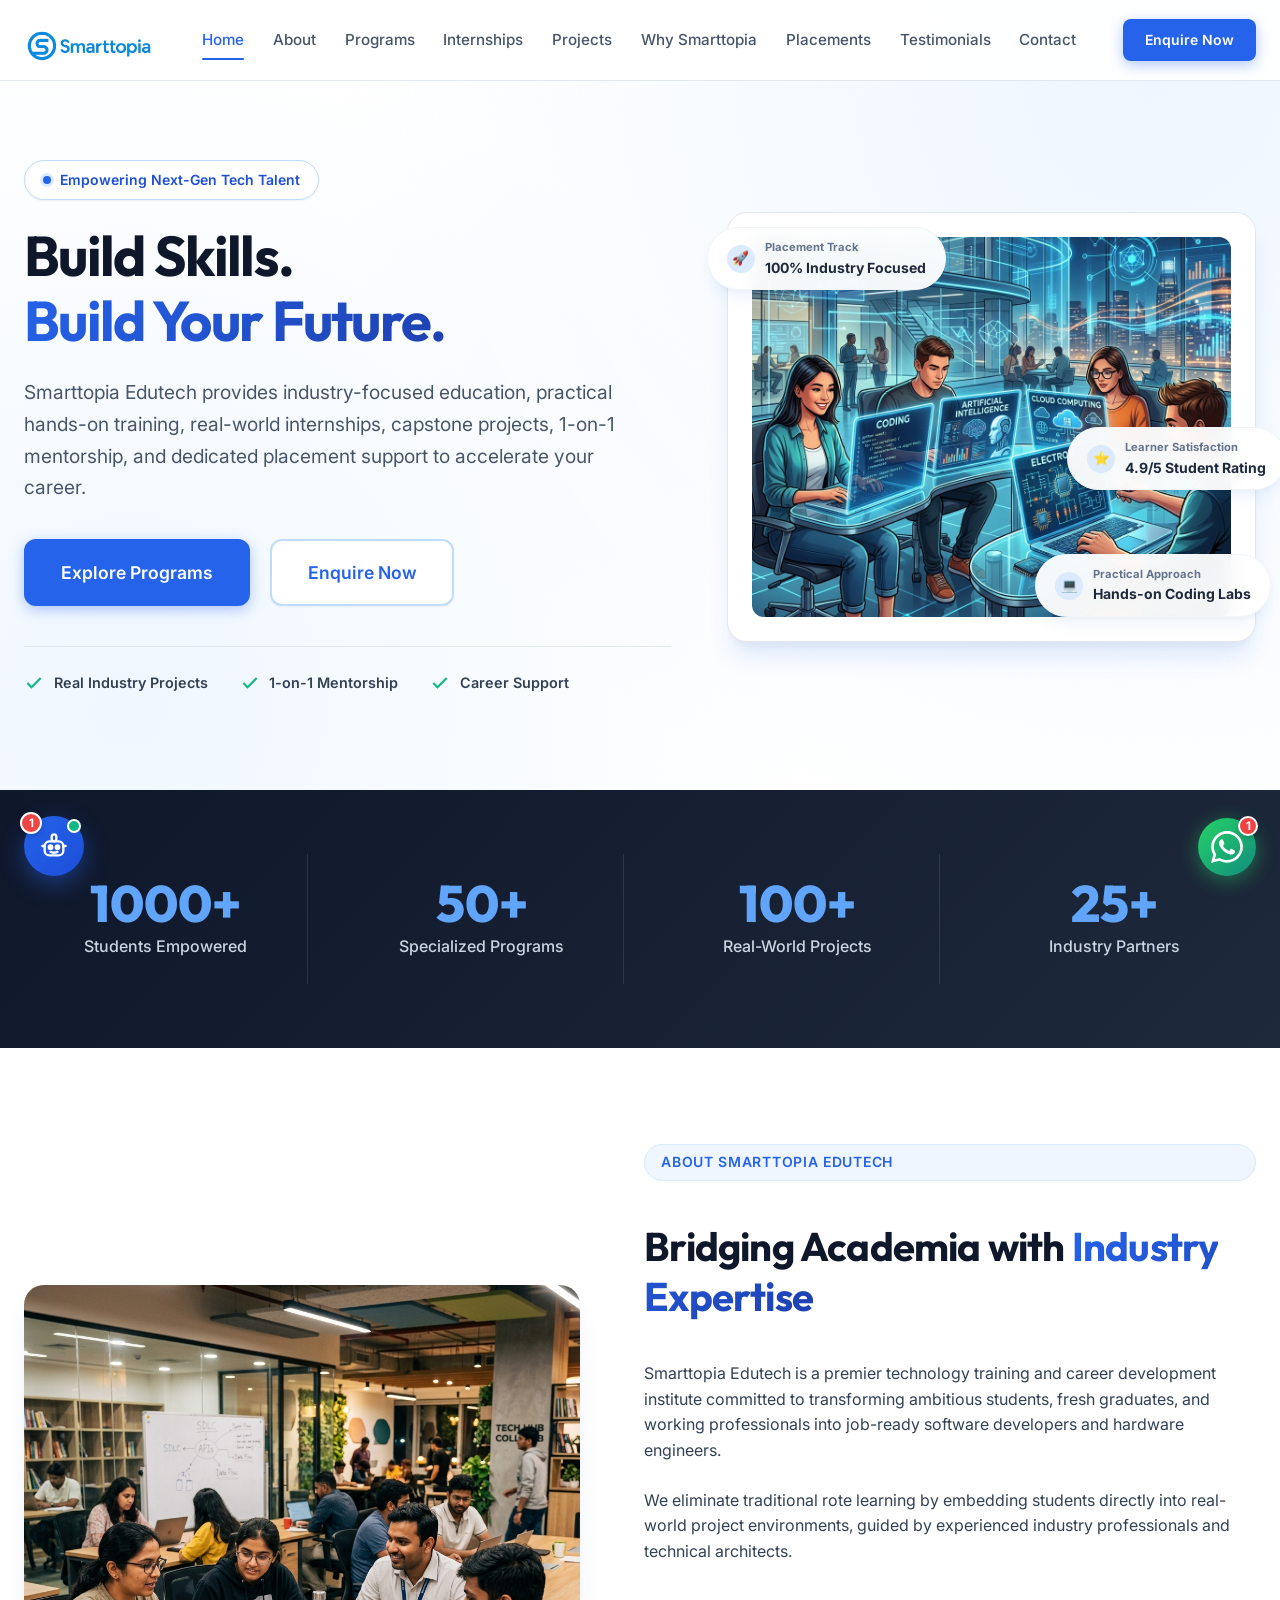
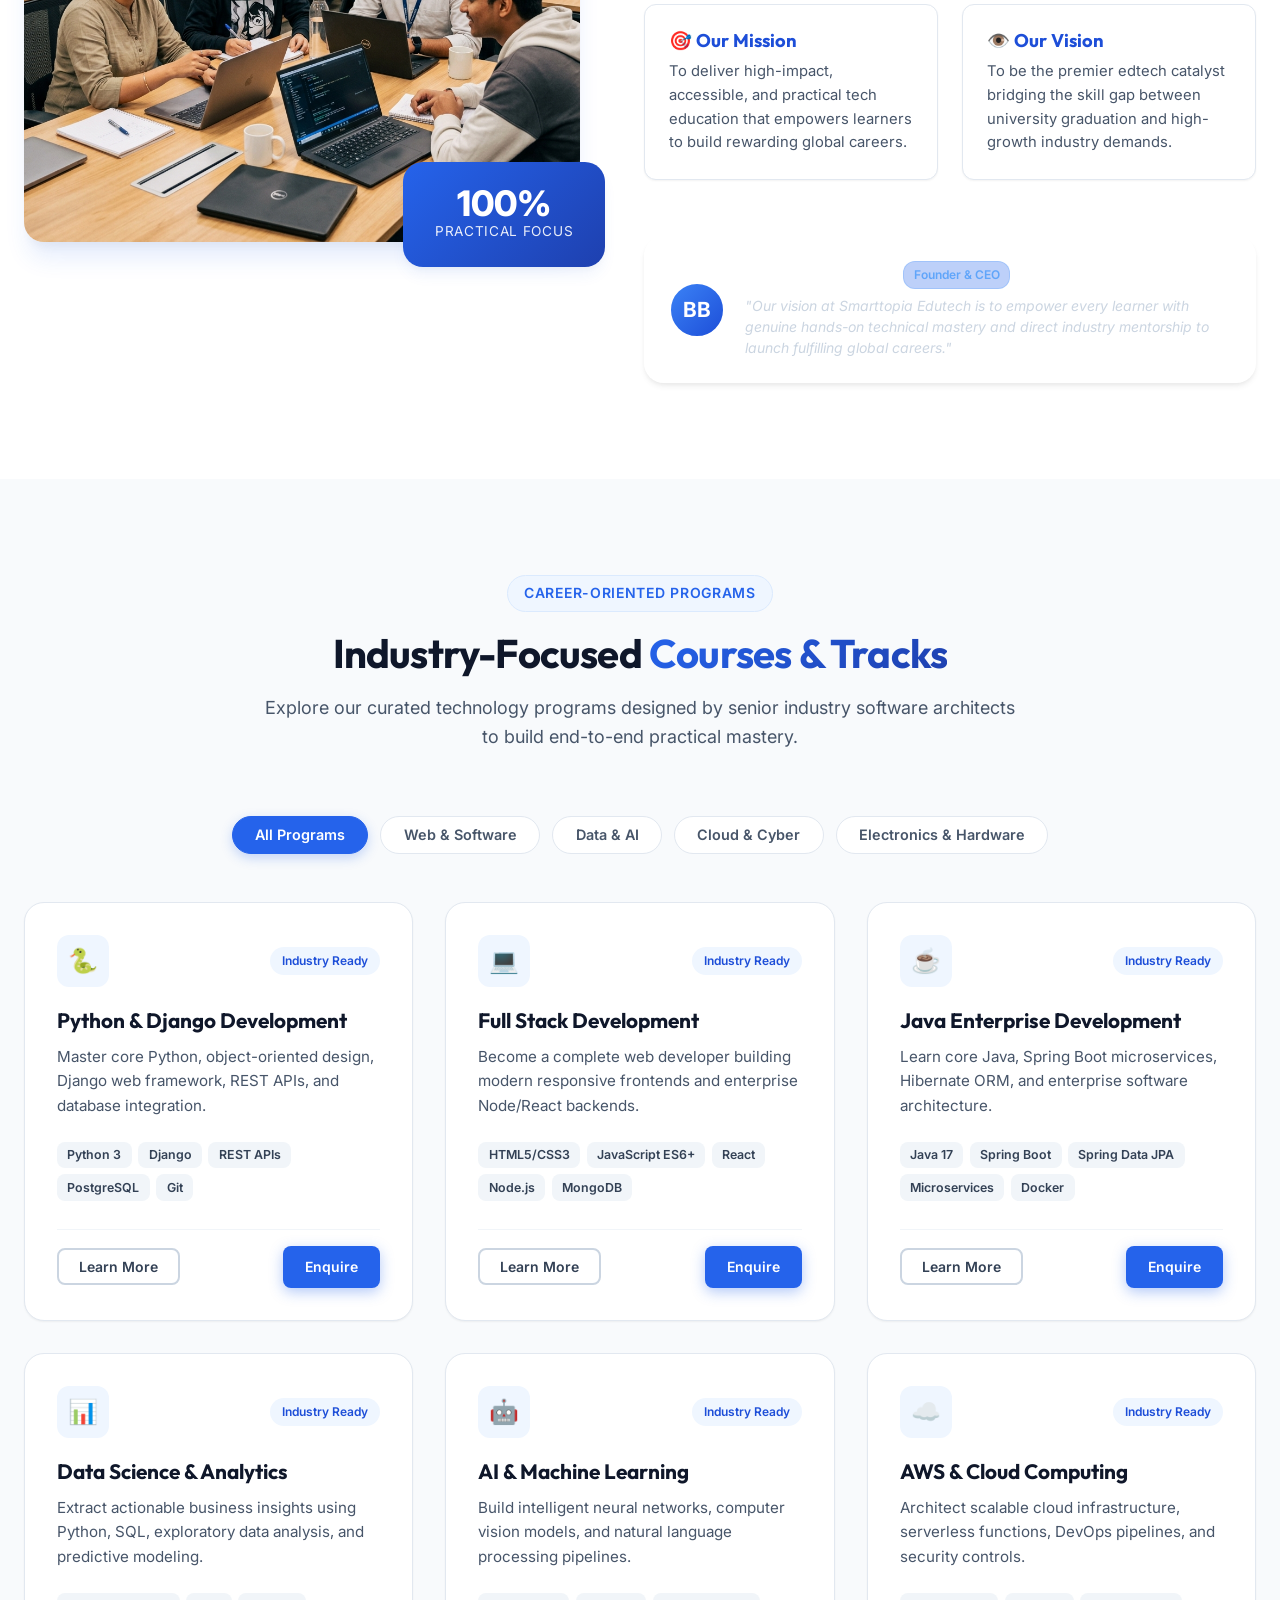
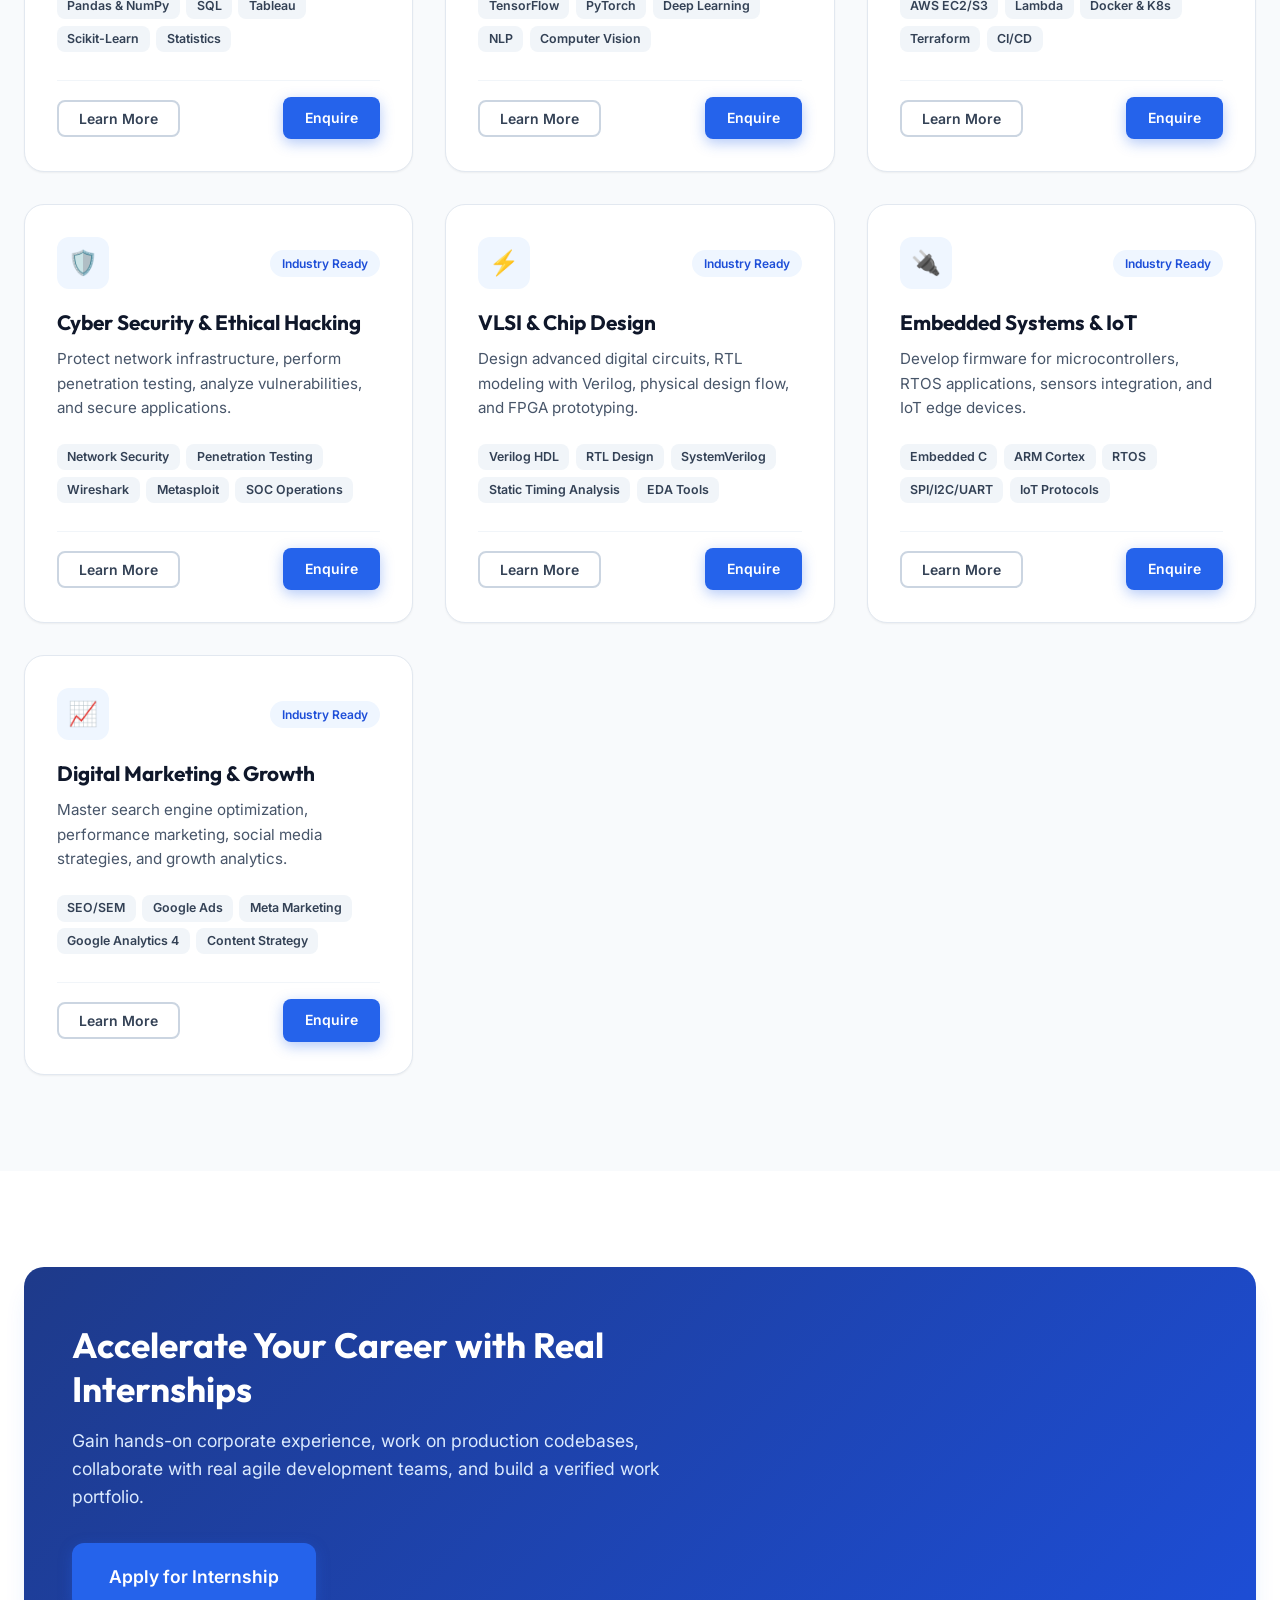
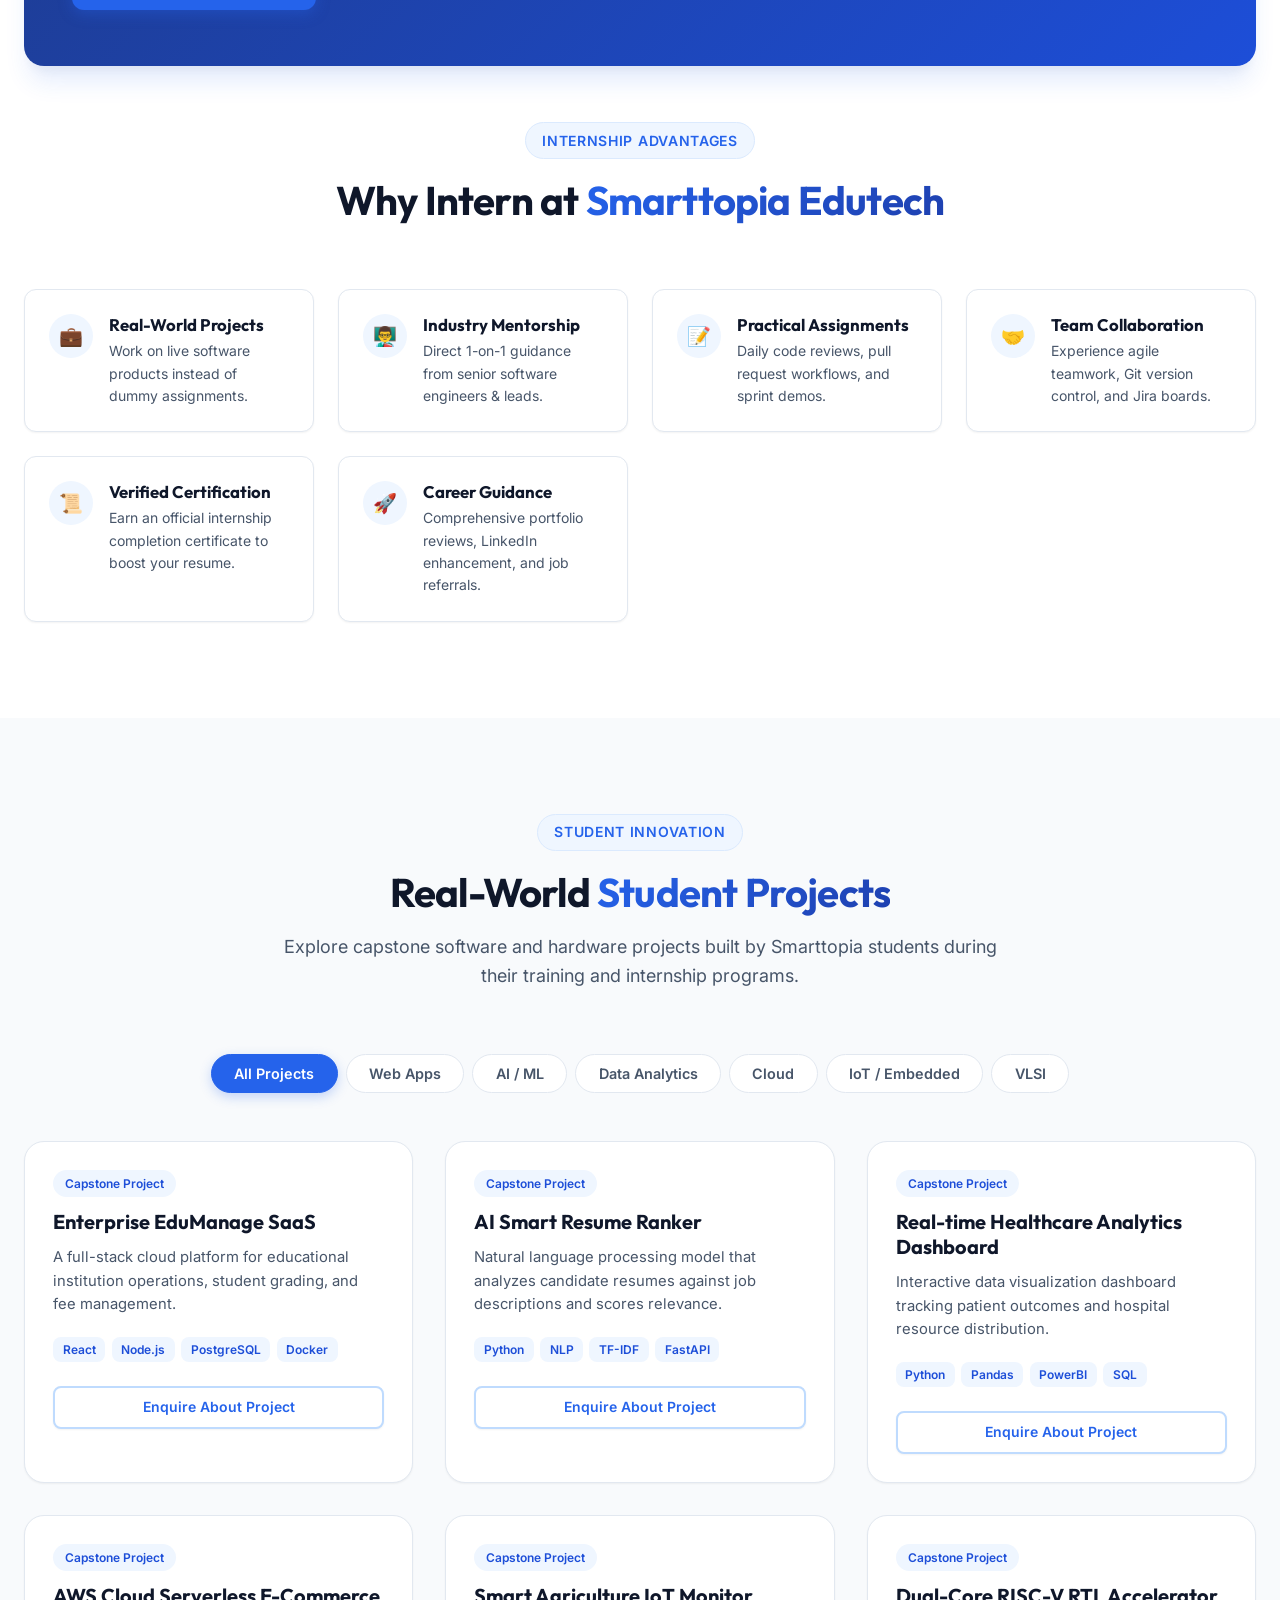
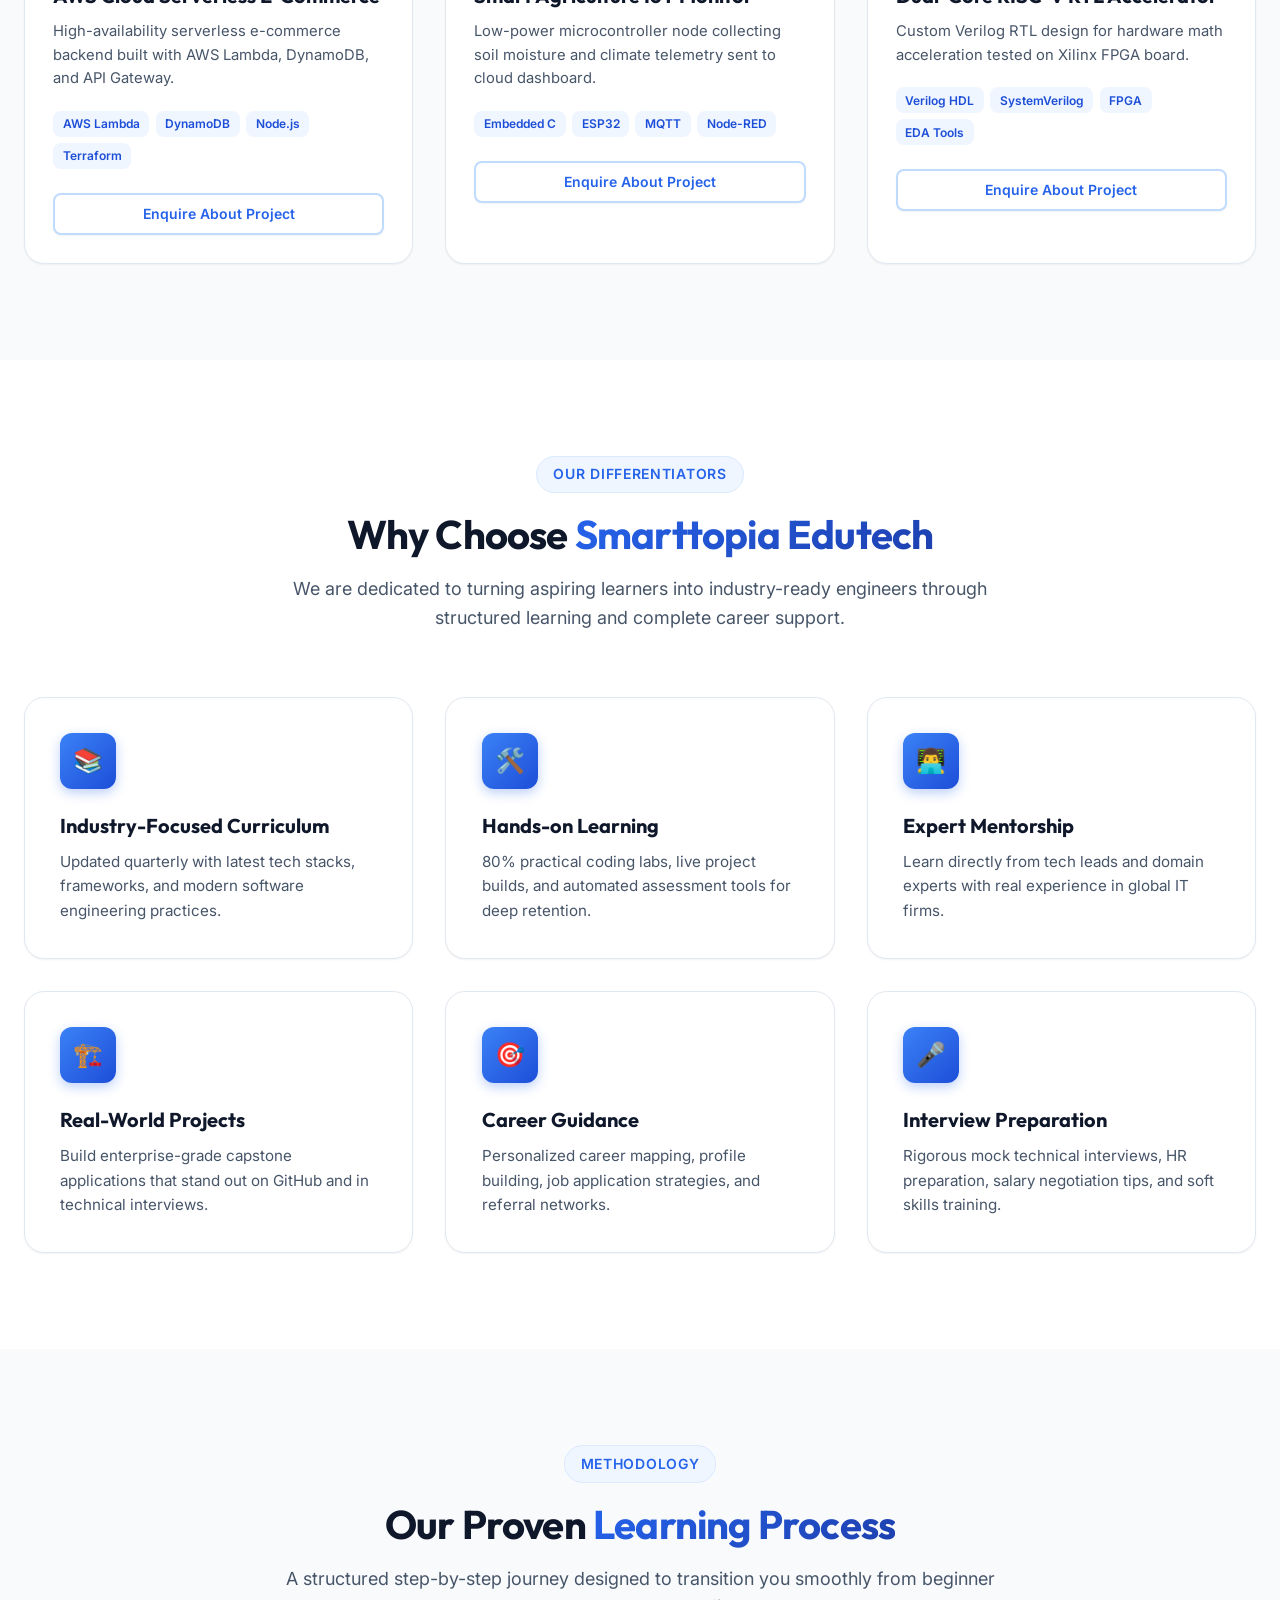
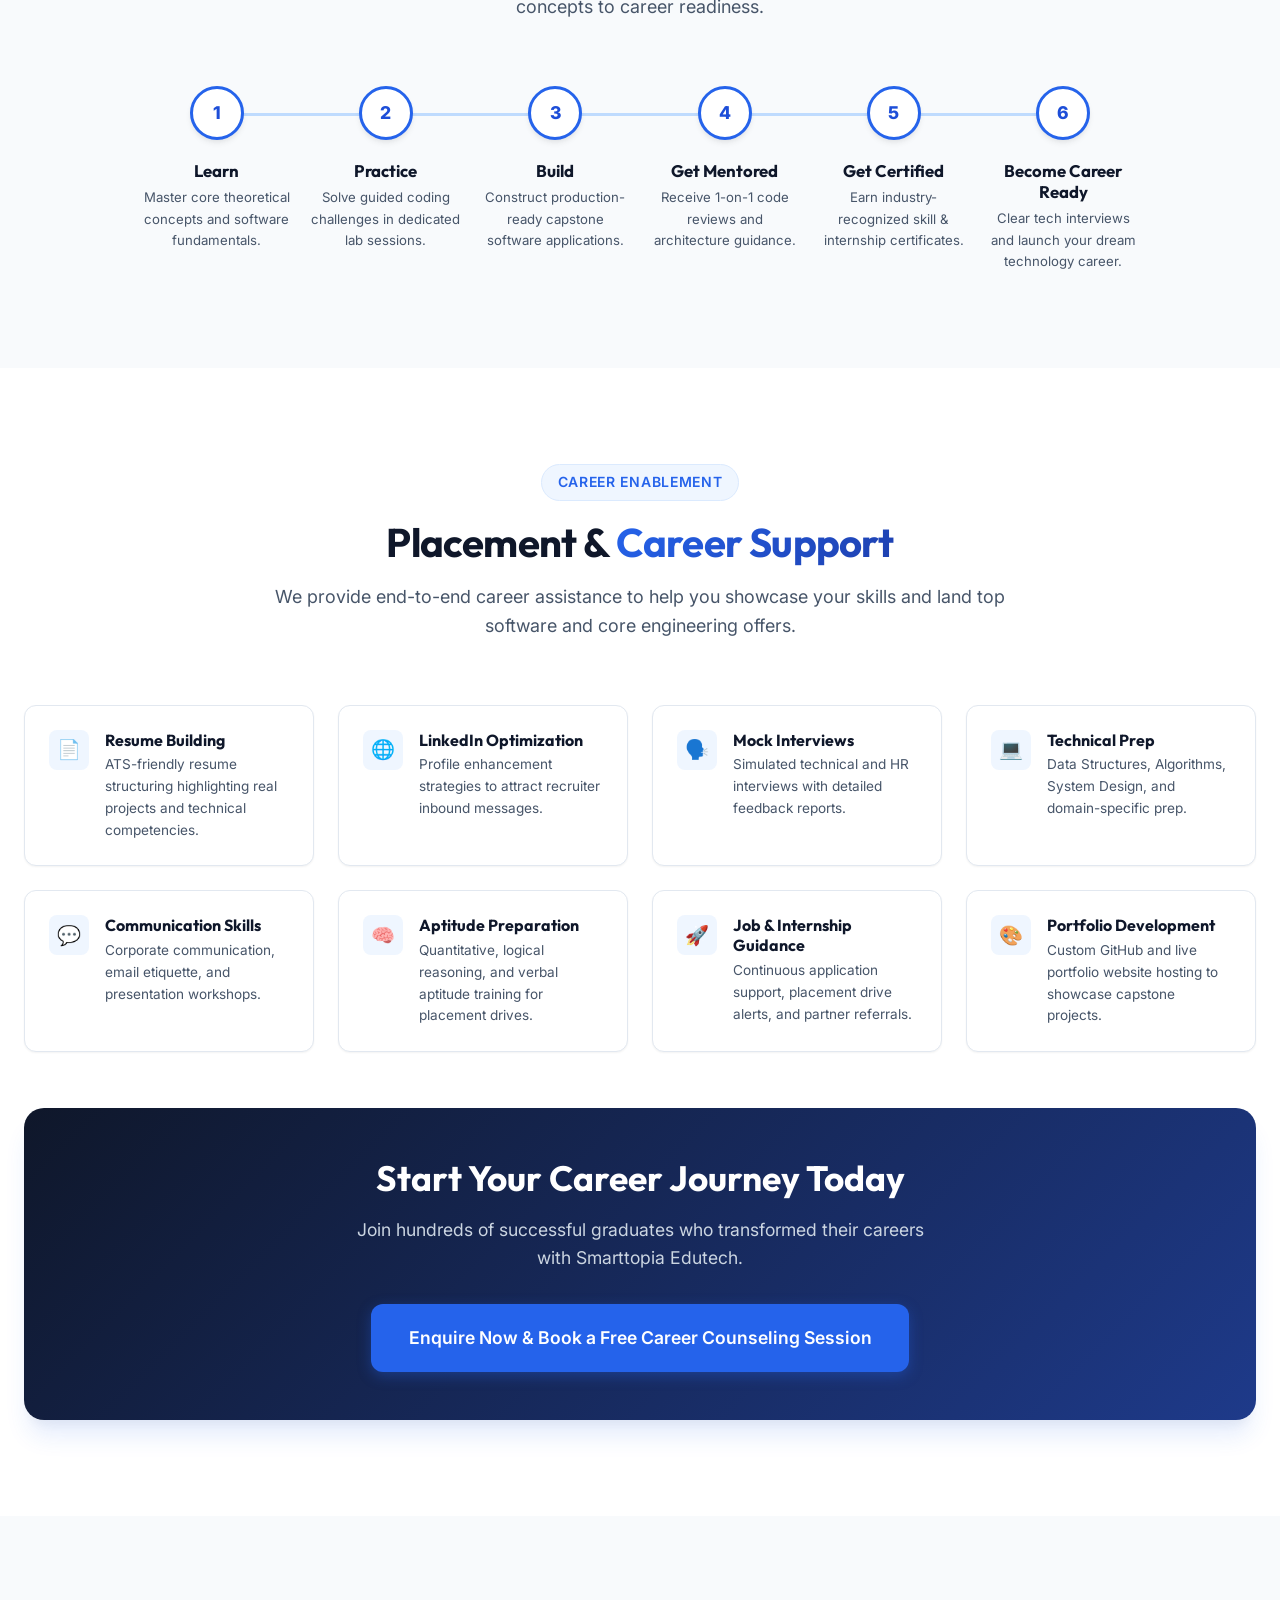
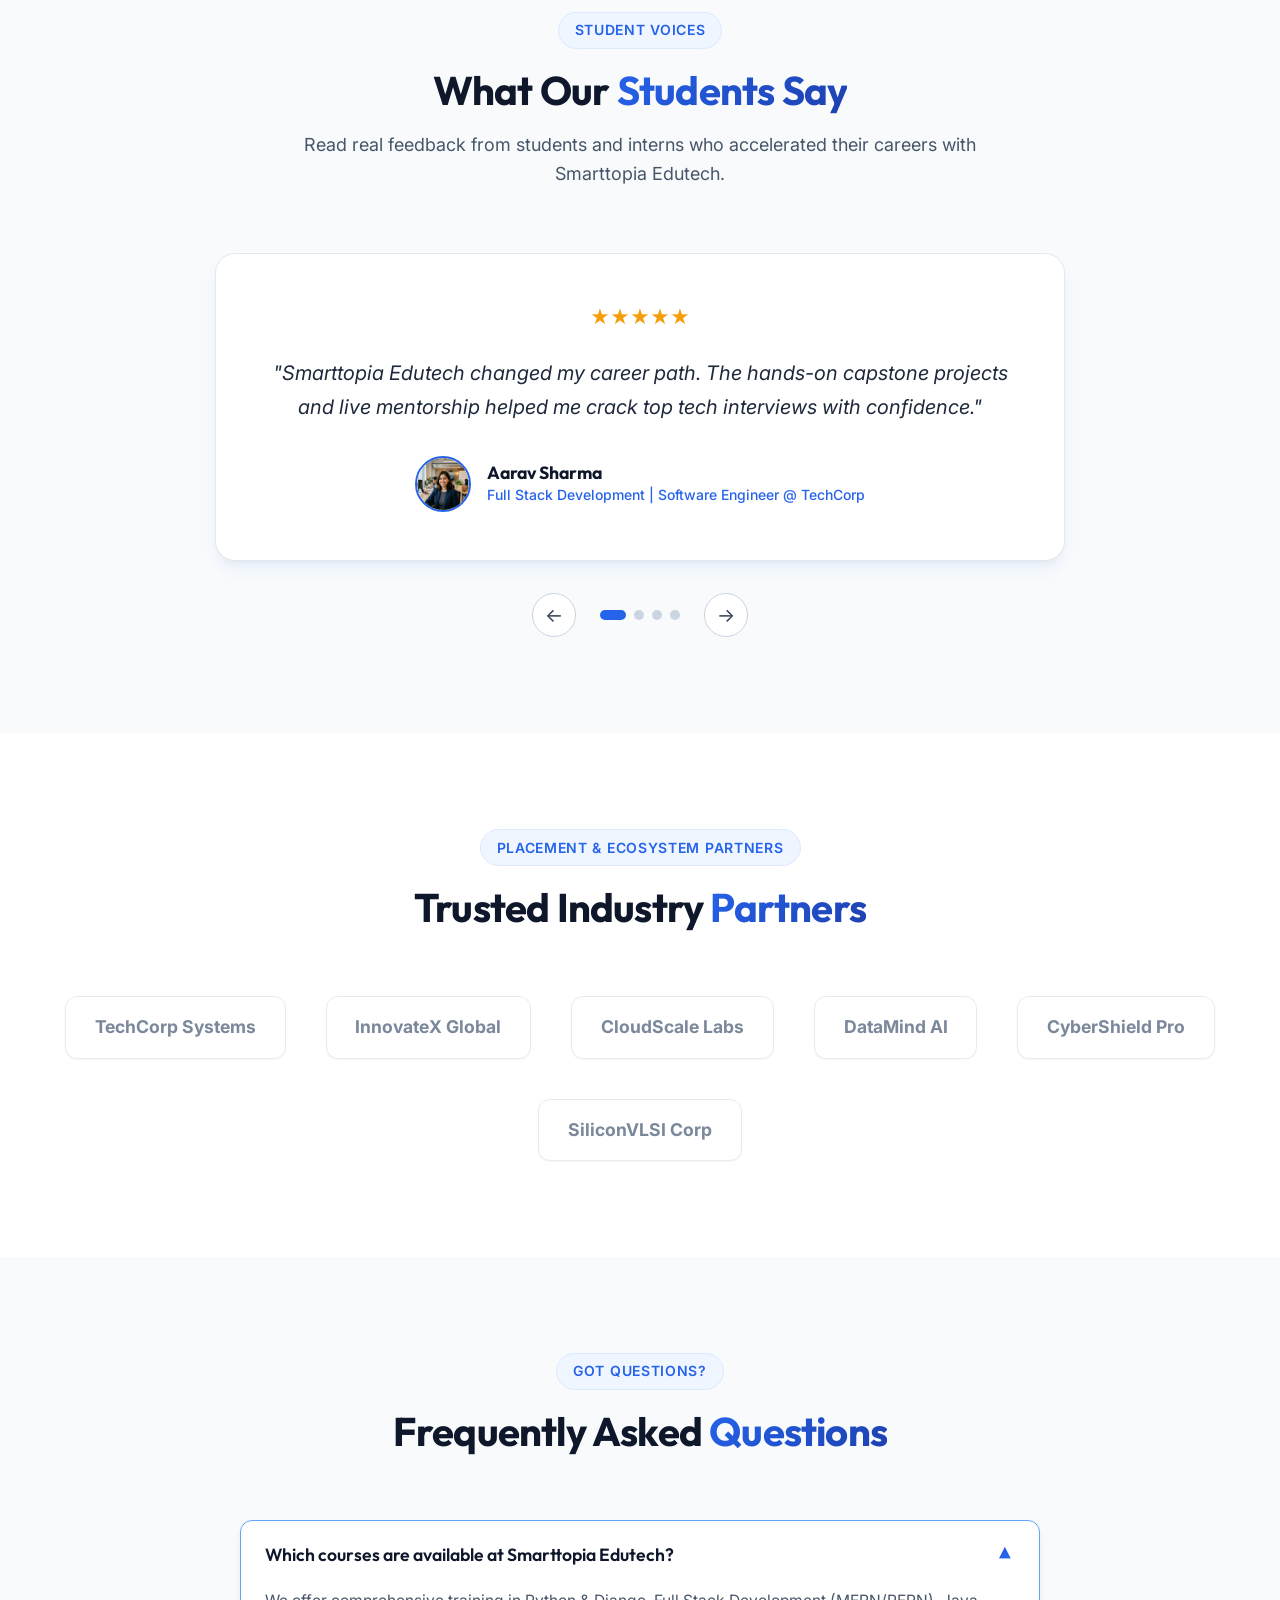
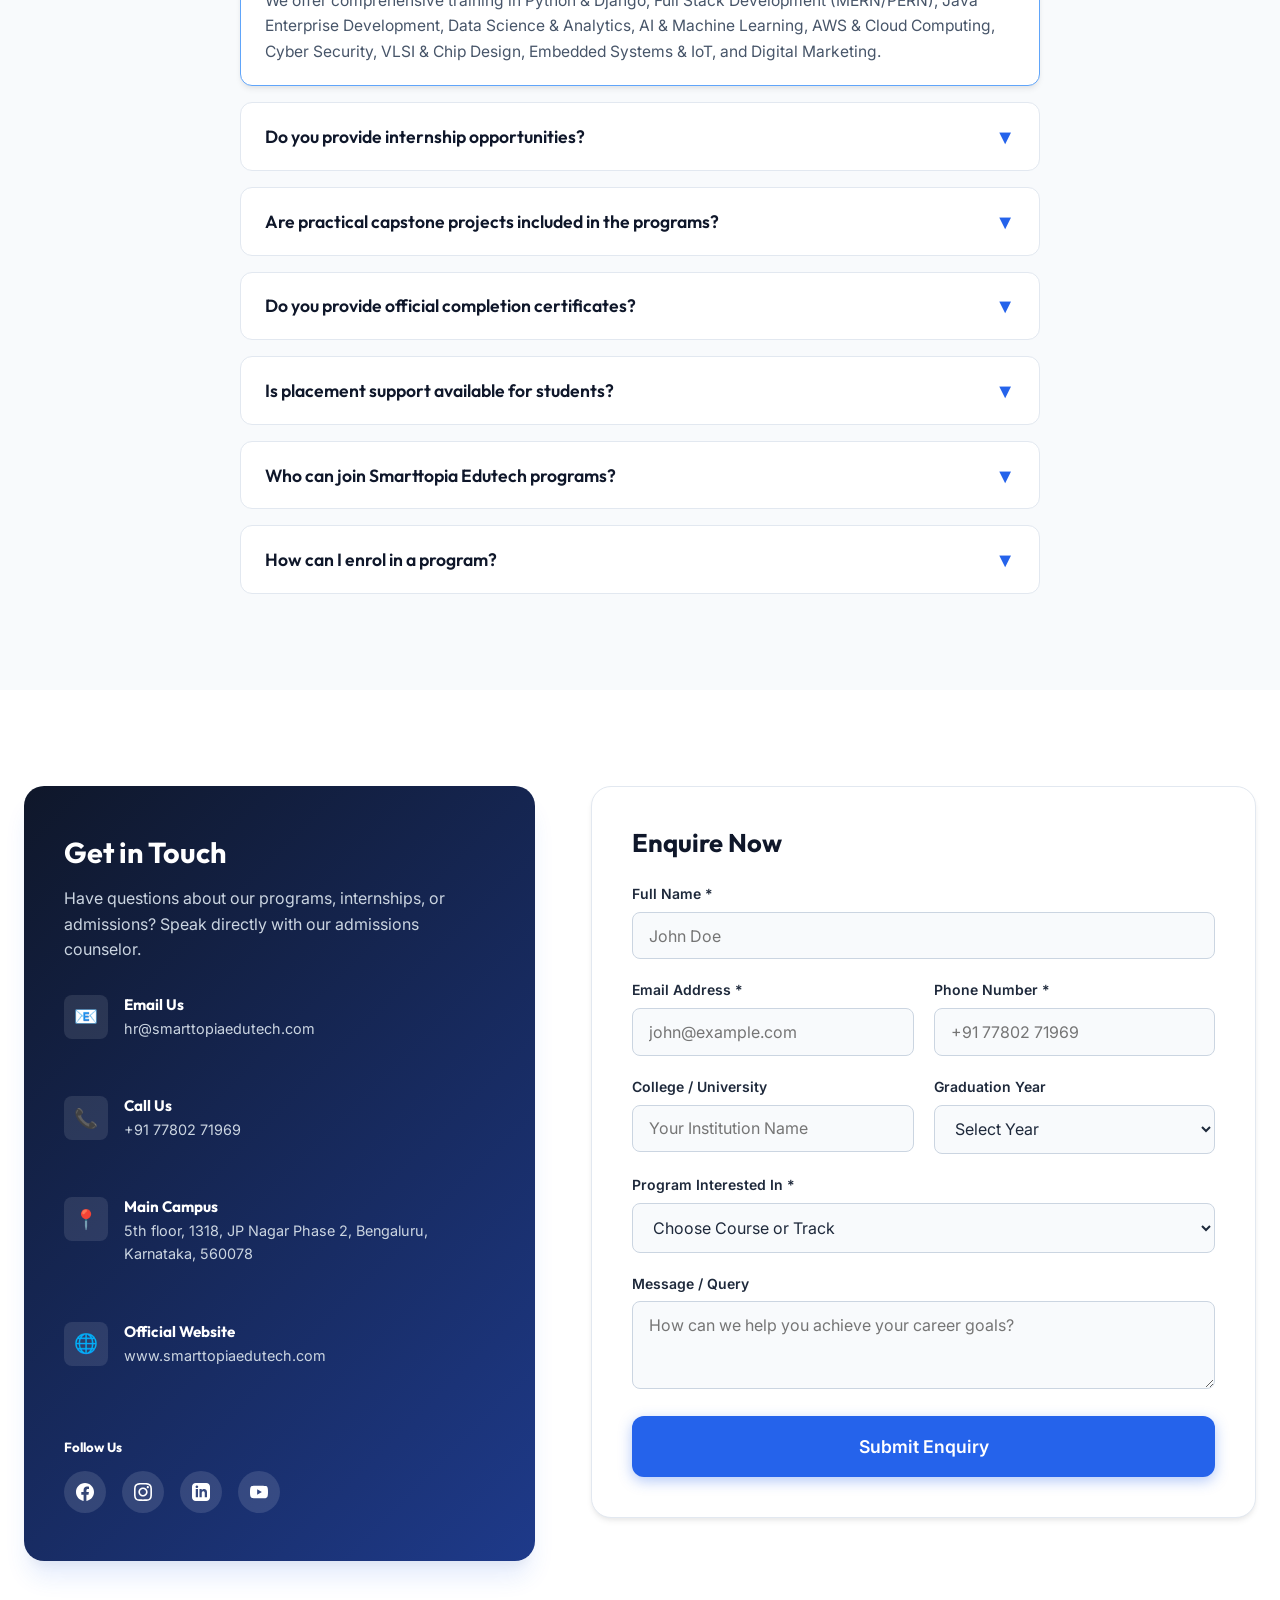
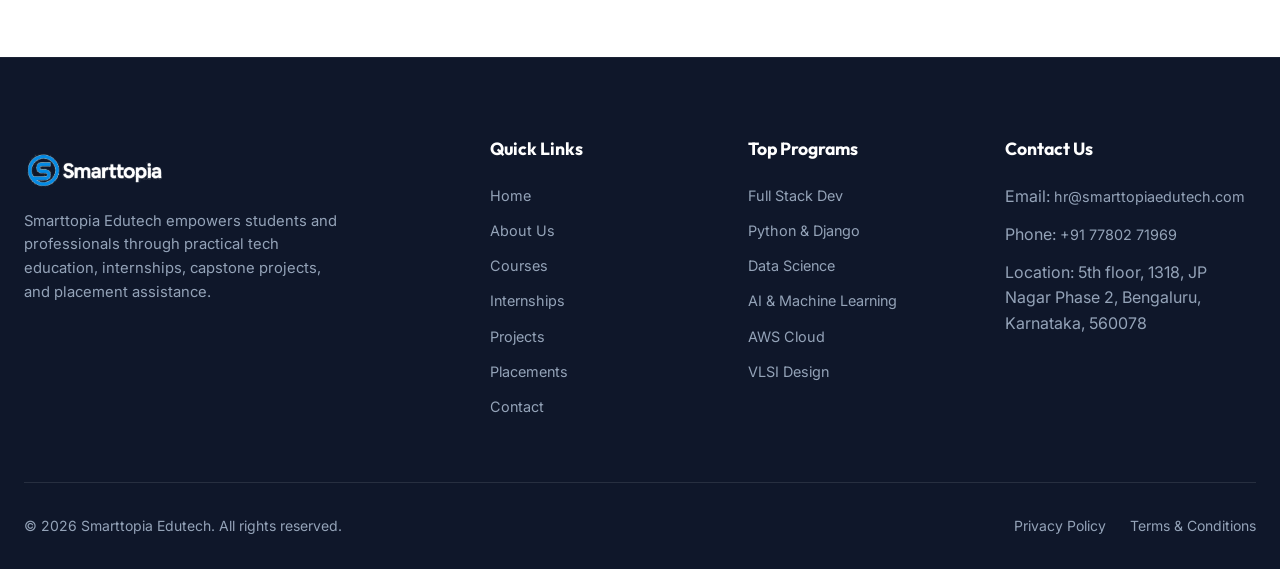
<file: index.html>
<!DOCTYPE html>
<html lang="en">
<head>
  <meta charset="UTF-8">
  <meta name="viewport" content="width=device-width, initial-scale=1.0">
  
  <!-- SEO Meta Tags -->
  <title>Smarttopia Edutech | Build Skills. Build Your Future.</title>
  <meta name="description" content="Smarttopia Edutech provides industry-focused tech education, practical training, internships, capstone projects, expert mentorship, and dedicated placement support.">
  <meta name="keywords" content="EdTech, Software Training, Full Stack Development, Data Science, AI ML, Python Django, Internships, VLSI, Embedded Systems, Career Placement">
  <meta name="author" content="Smarttopia Edutech">
  
  <!-- Open Graph / Social Media -->
  <meta property="og:type" content="website">
  <meta property="og:title" content="Smarttopia Edutech - Build Skills. Build Your Future.">
  <meta property="og:description" content="Industry-focused education, hands-on internships, live projects, and placement guidance for students and professionals.">
  <meta property="og:image" content="assets/images/hero.png">
  
  <!-- Google Fonts -->
  <link rel="preconnect" href="https://fonts.googleapis.com">
  <link rel="preconnect" href="https://fonts.gstatic.com" crossorigin>
  <link href="https://fonts.googleapis.com/css2?family=Inter:wght@300;400;500;600;700&family=Outfit:wght@500;600;700;800&display=swap" rel="stylesheet">
  
  <!-- Favicon -->
  <link rel="icon" type="image/png" href="assets/logos/logo-icon.png">
  
  <!-- Main Stylesheet -->
  <link rel="stylesheet" href="style.css">
</head>
<body>

  <!-- ==========================================================================
       1. NAVBAR / HEADER
       ========================================================================== -->
  <header class="header" id="header">
    <div class="container navbar">
      <!-- Brand Logo -->
      <a href="#home" class="logo" id="brand-logo">
        <img src="assets/logos/logo.png" alt="Smarttopia Edutech Logo" class="brand-logo-img">
      </a>

      <!-- Desktop & Mobile Navigation Menu -->
      <nav class="nav-menu" id="nav-menu">
        <a href="#home" class="nav-link active">Home</a>
        <a href="#about" class="nav-link">About</a>
        <a href="#programs" class="nav-link">Programs</a>
        <a href="#internships" class="nav-link">Internships</a>
        <a href="#projects" class="nav-link">Projects</a>
        <a href="#why-us" class="nav-link">Why Smarttopia</a>
        <a href="#placements" class="nav-link">Placements</a>
        <a href="#testimonials" class="nav-link">Testimonials</a>
        <a href="#contact" class="nav-link">Contact</a>
      </nav>

      <!-- Action Button & Hamburger Toggle -->
      <div class="header-actions">
        <a href="#contact" class="btn btn-primary btn-sm">Enquire Now</a>
        <button class="hamburger" id="hamburger" aria-label="Toggle navigation menu">
          <span></span>
          <span></span>
          <span></span>
        </button>
      </div>
    </div>
  </header>

  <main>
    <!-- ==========================================================================
         2. HERO SECTION
         ========================================================================== -->
    <section class="hero-section" id="home">
      <div class="container hero-grid">
        <div class="hero-content">
          <div class="hero-badge">
            <span class="hero-badge-dot"></span>
            Empowering Next-Gen Tech Talent
          </div>
          <h1 class="hero-title">
            Build Skills. <br><span>Build Your Future.</span>
          </h1>
          <p class="hero-description">
            Smarttopia Edutech provides industry-focused education, practical hands-on training, real-world internships, capstone projects, 1-on-1 mentorship, and dedicated placement support to accelerate your career.
          </p>
          <div class="hero-cta">
            <a href="#programs" class="btn btn-primary btn-lg">Explore Programs</a>
            <a href="#contact" class="btn btn-secondary btn-lg">Enquire Now</a>
          </div>
          <div class="hero-highlights">
            <div class="highlight-item">
              <svg width="20" height="20" fill="none" stroke="currentColor" stroke-width="2.5" viewBox="0 0 24 24"><path d="M20 6L9 17l-5-5"/></svg>
              Real Industry Projects
            </div>
            <div class="highlight-item">
              <svg width="20" height="20" fill="none" stroke="currentColor" stroke-width="2.5" viewBox="0 0 24 24"><path d="M20 6L9 17l-5-5"/></svg>
              1-on-1 Mentorship
            </div>
            <div class="highlight-item">
              <svg width="20" height="20" fill="none" stroke="currentColor" stroke-width="2.5" viewBox="0 0 24 24"><path d="M20 6L9 17l-5-5"/></svg>
              Career Support
            </div>
          </div>
        </div>

        <!-- Hero Visual Illustration -->
        <div class="hero-visual-container">
          <div class="hero-card-frame">
            <div class="hero-image-wrapper">
              <img src="assets/images/hero.png" alt="Smarttopia Edutech Practical Learning Platform">
            </div>
          </div>
          <!-- Floating Interactive Badges -->
          <div class="floating-tag floating-tag-1">
            <div class="floating-icon">🚀</div>
            <div>
              <div style="font-size:0.7rem; color:var(--slate-500);">Placement Track</div>
              <div>100% Industry Focused</div>
            </div>
          </div>
          <div class="floating-tag floating-tag-2">
            <div class="floating-icon">💻</div>
            <div>
              <div style="font-size:0.7rem; color:var(--slate-500);">Practical Approach</div>
              <div>Hands-on Coding Labs</div>
            </div>
          </div>
          <div class="floating-tag floating-tag-3">
            <div class="floating-icon">⭐</div>
            <div>
              <div style="font-size:0.7rem; color:var(--slate-500);">Learner Satisfaction</div>
              <div>4.9/5 Student Rating</div>
            </div>
          </div>
        </div>
      </div>
    </section>

    <!-- ==========================================================================
         3. COMPANY STATISTICS
         ========================================================================== -->
    <section class="stats-section" id="statistics">
      <div class="container">
        <div class="stats-grid">
          <div class="stat-card">
            <div class="stat-number" id="stat-students">0+</div>
            <div class="stat-label">Students Empowered</div>
          </div>
          <div class="stat-card">
            <div class="stat-number" id="stat-programs">0+</div>
            <div class="stat-label">Specialized Programs</div>
          </div>
          <div class="stat-card">
            <div class="stat-number" id="stat-projects">0+</div>
            <div class="stat-label">Real-World Projects</div>
          </div>
          <div class="stat-card">
            <div class="stat-number" id="stat-partners">0+</div>
            <div class="stat-label">Industry Partners</div>
          </div>
        </div>
      </div>
    </section>

    <!-- ==========================================================================
         4. ABOUT SMARTTOPIA
         ========================================================================== -->
    <section class="section" id="about">
      <div class="container">
        <div class="about-grid">
          <div class="about-image-card">
            <div class="about-img-box">
              <img src="assets/images/about.png" alt="About Smarttopia Edutech Learning Center">
            </div>
            <div class="about-experience-badge">
              <div class="exp-number">100%</div>
              <div class="exp-text">Practical Focus</div>
            </div>
          </div>

          <div class="about-content">
            <span class="section-subtitle">About Smarttopia Edutech</span>
            <h2 class="section-title">Bridging Academia with <span>Industry Expertise</span></h2>
            <p>
              Smarttopia Edutech is a premier technology training and career development institute committed to transforming ambitious students, fresh graduates, and working professionals into job-ready software developers and hardware engineers.
            </p>
            <p>
              We eliminate traditional rote learning by embedding students directly into real-world project environments, guided by experienced industry professionals and technical architects.
            </p>

            <div class="mv-grid">
              <div class="mv-card">
                <h4>🎯 Our Mission</h4>
                <p>To deliver high-impact, accessible, and practical tech education that empowers learners to build rewarding global careers.</p>
              </div>
              <div class="mv-card">
                <h4>👁️ Our Vision</h4>
                <p>To be the premier edtech catalyst bridging the skill gap between university graduation and high-growth industry demands.</p>
              </div>
            </div>
            <!-- Founder & Leadership Spotlight -->
            <div class="founder-card" style="margin-top: 2rem; background: linear-gradient(135deg, var(--slate-900), var(--primary-950)); border-radius: var(--radius-lg); padding: 1.5rem; color: #ffffff; display: flex; align-items: center; gap: 1.25rem; border: 1px solid rgba(255, 255, 255, 0.1); box-shadow: var(--shadow-md);">
              <div style="width: 56px; height: 56px; border-radius: 50%; background: linear-gradient(135deg, var(--primary-500), var(--primary-700)); color: #ffffff; display: flex; align-items: center; justify-content: center; font-size: 1.3rem; font-weight: 700; flex-shrink: 0; border: 2px solid #ffffff;">
                BB
              </div>
              <div>
                <div style="display: flex; align-items: center; gap: 0.5rem; flex-wrap: wrap;">
                  <h4 style="color: #ffffff; font-size: 1.1rem; margin: 0;">Bhaskar Basireddy</h4>
                  <span style="background: rgba(37, 99, 235, 0.3); color: #60a5fa; font-size: 0.75rem; font-weight: 600; padding: 0.2rem 0.6rem; border-radius: 12px; border: 1px solid rgba(96, 165, 250, 0.3);">Founder & CEO</span>
                </div>
                <p style="color: var(--slate-300); font-size: 0.875rem; margin-top: 0.4rem; font-style: italic; line-height: 1.5;">
                  "Our vision at Smarttopia Edutech is to empower every learner with genuine hands-on technical mastery and direct industry mentorship to launch fulfilling global careers."
                </p>
              </div>
            </div>
          </div>
        </div>
      </div>
    </section>

    <!-- ==========================================================================
         5. PROGRAMS / COURSES
         ========================================================================== -->
    <section class="section section-alt" id="programs">
      <div class="container">
        <div class="section-header">
          <span class="section-subtitle">Career-Oriented Programs</span>
          <h2 class="section-title">Industry-Focused <span>Courses & Tracks</span></h2>
          <p class="section-description">
            Explore our curated technology programs designed by senior industry software architects to build end-to-end practical mastery.
          </p>
        </div>

        <!-- Filter Tabs -->
        <div class="program-tabs">
          <button class="tab-btn active" data-filter="all">All Programs</button>
          <button class="tab-btn" data-filter="web">Web & Software</button>
          <button class="tab-btn" data-filter="data">Data & AI</button>
          <button class="tab-btn" data-filter="cloud">Cloud & Cyber</button>
          <button class="tab-btn" data-filter="core">Electronics & Hardware</button>
        </div>

        <!-- Programs Grid (Dynamically Populated via JS) -->
        <div class="programs-grid" id="programsGrid"></div>
      </div>
    </section>

    <!-- ==========================================================================
         6. INTERNSHIP PROGRAMS
         ========================================================================== -->
    <section class="section" id="internships">
      <div class="container">
        <!-- Banner CTA -->
        <div class="internship-banner">
          <div class="internship-banner-content">
            <h3>Accelerate Your Career with Real Internships</h3>
            <p>
              Gain hands-on corporate experience, work on production codebases, collaborate with real agile development teams, and build a verified work portfolio.
            </p>
            <a href="#contact" class="btn btn-primary btn-lg">Apply for Internship</a>
          </div>
        </div>

        <div class="section-header">
          <span class="section-subtitle">Internship Advantages</span>
          <h2 class="section-title">Why Intern at <span>Smarttopia Edutech</span></h2>
        </div>

        <div class="benefits-grid">
          <div class="benefit-card">
            <div class="benefit-icon">💼</div>
            <div class="benefit-info">
              <h4>Real-World Projects</h4>
              <p>Work on live software products instead of dummy assignments.</p>
            </div>
          </div>
          <div class="benefit-card">
            <div class="benefit-icon">👨‍🏫</div>
            <div class="benefit-info">
              <h4>Industry Mentorship</h4>
              <p>Direct 1-on-1 guidance from senior software engineers & leads.</p>
            </div>
          </div>
          <div class="benefit-card">
            <div class="benefit-icon">📝</div>
            <div class="benefit-info">
              <h4>Practical Assignments</h4>
              <p>Daily code reviews, pull request workflows, and sprint demos.</p>
            </div>
          </div>
          <div class="benefit-card">
            <div class="benefit-icon">🤝</div>
            <div class="benefit-info">
              <h4>Team Collaboration</h4>
              <p>Experience agile teamwork, Git version control, and Jira boards.</p>
            </div>
          </div>
          <div class="benefit-card">
            <div class="benefit-icon">📜</div>
            <div class="benefit-info">
              <h4>Verified Certification</h4>
              <p>Earn an official internship completion certificate to boost your resume.</p>
            </div>
          </div>
          <div class="benefit-card">
            <div class="benefit-icon">🚀</div>
            <div class="benefit-info">
              <h4>Career Guidance</h4>
              <p>Comprehensive portfolio reviews, LinkedIn enhancement, and job referrals.</p>
            </div>
          </div>
        </div>
      </div>
    </section>

    <!-- ==========================================================================
         7. STUDENT PROJECTS
         ========================================================================== -->
    <section class="section section-alt" id="projects">
      <div class="container">
        <div class="section-header">
          <span class="section-subtitle">Student Innovation</span>
          <h2 class="section-title">Real-World <span>Student Projects</span></h2>
          <p class="section-description">
            Explore capstone software and hardware projects built by Smarttopia students during their training and internship programs.
          </p>
        </div>

        <!-- Project Filter Buttons -->
        <div class="project-filters">
          <button class="tab-btn active" data-filter="all">All Projects</button>
          <button class="tab-btn" data-filter="web">Web Apps</button>
          <button class="tab-btn" data-filter="ai">AI / ML</button>
          <button class="tab-btn" data-filter="data">Data Analytics</button>
          <button class="tab-btn" data-filter="cloud">Cloud</button>
          <button class="tab-btn" data-filter="iot">IoT / Embedded</button>
          <button class="tab-btn" data-filter="vlsi">VLSI</button>
        </div>

        <div class="projects-grid" id="projectsGrid"></div>
      </div>
    </section>

    <!-- ==========================================================================
         8. WHY CHOOSE SMARTTOPIA
         ========================================================================== -->
    <section class="section" id="why-us">
      <div class="container">
        <div class="section-header">
          <span class="section-subtitle">Our Differentiators</span>
          <h2 class="section-title">Why Choose <span>Smarttopia Edutech</span></h2>
          <p class="section-description">
            We are dedicated to turning aspiring learners into industry-ready engineers through structured learning and complete career support.
          </p>
        </div>

        <div class="why-grid">
          <div class="why-card">
            <div class="why-icon">📚</div>
            <h3>Industry-Focused Curriculum</h3>
            <p>Updated quarterly with latest tech stacks, frameworks, and modern software engineering practices.</p>
          </div>
          <div class="why-card">
            <div class="why-icon">🛠️</div>
            <h3>Hands-on Learning</h3>
            <p>80% practical coding labs, live project builds, and automated assessment tools for deep retention.</p>
          </div>
          <div class="why-card">
            <div class="why-icon">👨‍💻</div>
            <h3>Expert Mentorship</h3>
            <p>Learn directly from tech leads and domain experts with real experience in global IT firms.</p>
          </div>
          <div class="why-card">
            <div class="why-icon">🏗️</div>
            <h3>Real-World Projects</h3>
            <p>Build enterprise-grade capstone applications that stand out on GitHub and in technical interviews.</p>
          </div>
          <div class="why-card">
            <div class="why-icon">🎯</div>
            <h3>Career Guidance</h3>
            <p>Personalized career mapping, profile building, job application strategies, and referral networks.</p>
          </div>
          <div class="why-card">
            <div class="why-icon">🎤</div>
            <h3>Interview Preparation</h3>
            <p>Rigorous mock technical interviews, HR preparation, salary negotiation tips, and soft skills training.</p>
          </div>
        </div>
      </div>
    </section>

    <!-- ==========================================================================
         9. LEARNING PROCESS TIMELINE
         ========================================================================== -->
    <section class="section section-alt" id="process">
      <div class="container">
        <div class="section-header">
          <span class="section-subtitle">Methodology</span>
          <h2 class="section-title">Our Proven <span>Learning Process</span></h2>
          <p class="section-description">
            A structured step-by-step journey designed to transition you smoothly from beginner concepts to career readiness.
          </p>
        </div>

        <div class="timeline-wrapper">
          <div class="timeline-connector"></div>
          <div class="timeline-grid">
            <div class="timeline-item">
              <div class="timeline-step-badge">1</div>
              <h4>Learn</h4>
              <p>Master core theoretical concepts and software fundamentals.</p>
            </div>
            <div class="timeline-item">
              <div class="timeline-step-badge">2</div>
              <h4>Practice</h4>
              <p>Solve guided coding challenges in dedicated lab sessions.</p>
            </div>
            <div class="timeline-item">
              <div class="timeline-step-badge">3</div>
              <h4>Build</h4>
              <p>Construct production-ready capstone software applications.</p>
            </div>
            <div class="timeline-item">
              <div class="timeline-step-badge">4</div>
              <h4>Get Mentored</h4>
              <p>Receive 1-on-1 code reviews and architecture guidance.</p>
            </div>
            <div class="timeline-item">
              <div class="timeline-step-badge">5</div>
              <h4>Get Certified</h4>
              <p>Earn industry-recognized skill & internship certificates.</p>
            </div>
            <div class="timeline-item">
              <div class="timeline-step-badge">6</div>
              <h4>Become Career Ready</h4>
              <p>Clear tech interviews and launch your dream technology career.</p>
            </div>
          </div>
        </div>
      </div>
    </section>

    <!-- ==========================================================================
         10. PLACEMENT & CAREER SUPPORT
         ========================================================================== -->
    <section class="section" id="placements">
      <div class="container">
        <div class="section-header">
          <span class="section-subtitle">Career Enablement</span>
          <h2 class="section-title">Placement & <span>Career Support</span></h2>
          <p class="section-description">
            We provide end-to-end career assistance to help you showcase your skills and land top software and core engineering offers.
          </p>
        </div>

        <div class="placement-grid">
          <div class="career-pillar-card">
            <div class="pillar-icon">📄</div>
            <div class="pillar-info">
              <h4>Resume Building</h4>
              <p>ATS-friendly resume structuring highlighting real projects and technical competencies.</p>
            </div>
          </div>
          <div class="career-pillar-card">
            <div class="pillar-icon">🌐</div>
            <div class="pillar-info">
              <h4>LinkedIn Optimization</h4>
              <p>Profile enhancement strategies to attract recruiter inbound messages.</p>
            </div>
          </div>
          <div class="career-pillar-card">
            <div class="pillar-icon">🗣️</div>
            <div class="pillar-info">
              <h4>Mock Interviews</h4>
              <p>Simulated technical and HR interviews with detailed feedback reports.</p>
            </div>
          </div>
          <div class="career-pillar-card">
            <div class="pillar-icon">💻</div>
            <div class="pillar-info">
              <h4>Technical Prep</h4>
              <p>Data Structures, Algorithms, System Design, and domain-specific prep.</p>
            </div>
          </div>
          <div class="career-pillar-card">
            <div class="pillar-icon">💬</div>
            <div class="pillar-info">
              <h4>Communication Skills</h4>
              <p>Corporate communication, email etiquette, and presentation workshops.</p>
            </div>
          </div>
          <div class="career-pillar-card">
            <div class="pillar-icon">🧠</div>
            <div class="pillar-info">
              <h4>Aptitude Preparation</h4>
              <p>Quantitative, logical reasoning, and verbal aptitude training for placement drives.</p>
            </div>
          </div>
          <div class="career-pillar-card">
            <div class="pillar-icon">🚀</div>
            <div class="pillar-info">
              <h4>Job & Internship Guidance</h4>
              <p>Continuous application support, placement drive alerts, and partner referrals.</p>
            </div>
          </div>
          <div class="career-pillar-card">
            <div class="pillar-icon">🎨</div>
            <div class="pillar-info">
              <h4>Portfolio Development</h4>
              <p>Custom GitHub and live portfolio website hosting to showcase capstone projects.</p>
            </div>
          </div>
        </div>

        <div class="placement-cta-card">
          <h3>Start Your Career Journey Today</h3>
          <p>Join hundreds of successful graduates who transformed their careers with Smarttopia Edutech.</p>
          <a href="#contact" class="btn btn-primary btn-lg">Enquire Now & Book a Free Career Counseling Session</a>
        </div>
      </div>
    </section>

    <!-- ==========================================================================
         11. STUDENT TESTIMONIALS
         ========================================================================== -->
    <section class="section section-alt" id="testimonials">
      <div class="container">
        <div class="section-header">
          <span class="section-subtitle">Student Voices</span>
          <h2 class="section-title">What Our <span>Students Say</span></h2>
          <p class="section-description">
            Read real feedback from students and interns who accelerated their careers with Smarttopia Edutech.
          </p>
        </div>

        <div class="testimonials-slider-container">
          <!-- Testimonials Content Rendered via JS -->
          <div id="testimonialContainer"></div>

          <!-- Slider Controls -->
          <div class="slider-controls">
            <button class="slider-btn" id="prevBtn" aria-label="Previous Testimonial">←</button>
            <div class="slider-dots" id="sliderDots"></div>
            <button class="slider-btn" id="nextBtn" aria-label="Next Testimonial">→</button>
          </div>
        </div>
      </div>
    </section>

    <!-- ==========================================================================
         12. INDUSTRY PARTNERS
         ========================================================================== -->
    <section class="section" id="partners">
      <div class="container">
        <div class="section-header">
          <span class="section-subtitle">Placement & Ecosystem Partners</span>
          <h2 class="section-title">Trusted Industry <span>Partners</span></h2>
        </div>

        <div class="partners-grid">
          <div class="partner-logo-item">TechCorp Systems</div>
          <div class="partner-logo-item">InnovateX Global</div>
          <div class="partner-logo-item">CloudScale Labs</div>
          <div class="partner-logo-item">DataMind AI</div>
          <div class="partner-logo-item">CyberShield Pro</div>
          <div class="partner-logo-item">SiliconVLSI Corp</div>
        </div>
      </div>
    </section>

    <!-- ==========================================================================
         13. FREQUENTLY ASKED QUESTIONS (FAQ)
         ========================================================================== -->
    <section class="section section-alt" id="faq">
      <div class="container">
        <div class="section-header">
          <span class="section-subtitle">Got Questions?</span>
          <h2 class="section-title">Frequently Asked <span>Questions</span></h2>
        </div>

        <div class="faq-container">
          <div class="faq-item active">
            <button class="faq-question">
              Which courses are available at Smarttopia Edutech?
              <span class="faq-icon">▼</span>
            </button>
            <div class="faq-answer">
              We offer comprehensive training in Python & Django, Full Stack Development (MERN/PERN), Java Enterprise Development, Data Science & Analytics, AI & Machine Learning, AWS & Cloud Computing, Cyber Security, VLSI & Chip Design, Embedded Systems & IoT, and Digital Marketing.
            </div>
          </div>

          <div class="faq-item">
            <button class="faq-question">
              Do you provide internship opportunities?
              <span class="faq-icon">▼</span>
            </button>
            <div class="faq-answer">
              Yes! All our career track programs include integrated virtual or offline internship modules where learners work on real-world client projects under direct industry mentor supervision.
            </div>
          </div>

          <div class="faq-item">
            <button class="faq-question">
              Are practical capstone projects included in the programs?
              <span class="faq-icon">▼</span>
            </button>
            <div class="faq-answer">
              Absolutely. 80% of our learning approach focuses on practical coding and lab sessions. Every student completes multiple mini-projects and a major production-grade capstone project.
            </div>
          </div>

          <div class="faq-item">
            <button class="faq-question">
              Do you provide official completion certificates?
              <span class="faq-icon">▼</span>
            </button>
            <div class="faq-answer">
              Yes, upon successful completion of your course requirements and project evaluations, you will receive an official Smarttopia Edutech Course Completion Certificate and Internship Experience Certificate.
            </div>
          </div>

          <div class="faq-item">
            <button class="faq-question">
              Is placement support available for students?
              <span class="faq-icon">▼</span>
            </button>
            <div class="faq-answer">
              Yes, we provide 100% placement assistance including ATS resume building, LinkedIn optimization, mock interviews, aptitude training, and direct interview scheduling with our partner companies.
            </div>
          </div>

          <div class="faq-item">
            <button class="faq-question">
              Who can join Smarttopia Edutech programs?
              <span class="faq-icon">▼</span>
            </button>
            <div class="faq-answer">
              Our programs are designed for B.Tech / BE, BCA, MCA, B.Sc Computer Science students, fresh graduates seeking jobs, and working professionals looking to upskill or transition into tech roles.
            </div>
          </div>

          <div class="faq-item">
            <button class="faq-question">
              How can I enrol in a program?
              <span class="faq-icon">▼</span>
            </button>
            <div class="faq-answer">
              You can simply fill out the Enquiry Form below on our website, or contact our admissions team via phone/email. Our academic counselor will contact you to explain batch schedules, curriculum details, and fee structures.
            </div>
          </div>
        </div>
      </div>
    </section>

    <!-- ==========================================================================
         14. CONTACT / ENQUIRY FORM
         ========================================================================== -->
    <section class="section" id="contact">
      <div class="container">
        <div class="contact-grid">
          <!-- Direct Contact Information -->
          <div class="contact-info-box">
            <h3>Get in Touch</h3>
            <p>Have questions about our programs, internships, or admissions? Speak directly with our admissions counselor.</p>

            <div class="info-item-list">
              <div class="info-item">
                <div class="info-icon">📧</div>
                <div class="info-text">
                  <h5>Email Us</h5>
                  <p><a href="mailto:hr@smarttopiaedutech.com">hr@smarttopiaedutech.com</a></p>
                </div>
              </div>
              <div class="info-item">
                <div class="info-icon">📞</div>
                <div class="info-text">
                  <h5>Call Us</h5>
                  <p><a href="tel:+917780271969">+91 77802 71969</a></p>
                </div>
              </div>
              <div class="info-item">
                <div class="info-icon">📍</div>
                <div class="info-text">
                  <h5>Main Campus</h5>
                  <p>5th floor, 1318, JP Nagar Phase 2, Bengaluru, Karnataka, 560078</p>
                </div>
              </div>
              <div class="info-item">
                <div class="info-icon">🌐</div>
                <div class="info-text">
                  <h5>Official Website</h5>
                  <p><a href="https://smarttopiaedutech.com" target="_blank">www.smarttopiaedutech.com</a></p>
                </div>
              </div>
            </div>

            <h5 style="color:#fff; margin-bottom:1rem;">Follow Us</h5>
            <div class="social-links">
              <a href="https://facebook.com" target="_blank" rel="noopener noreferrer" class="social-icon" aria-label="Facebook">
                <svg width="18" height="18" viewBox="0 0 24 24" fill="currentColor"><path d="M24 12.073c0-6.627-5.373-12-12-12s-12 5.373-12 12c0 5.99 4.388 10.954 10.125 11.854v-8.385H7.078v-3.47h3.047V9.43c0-3.007 1.792-4.669 4.533-4.669 1.312 0 2.686.235 2.686.235v2.953H15.83c-1.491 0-1.956.925-1.956 1.874v2.25h3.328l-.532 3.47h-2.796v8.385C19.612 23.027 24 18.062 24 12.073z"/></svg>
              </a>
              <a href="https://instagram.com" target="_blank" rel="noopener noreferrer" class="social-icon" aria-label="Instagram">
                <svg width="18" height="18" viewBox="0 0 24 24" fill="currentColor"><path d="M12 2.163c3.204 0 3.584.012 4.85.07 3.252.148 4.771 1.691 4.919 4.919.058 1.265.069 1.645.069 4.849 0 3.205-.012 3.584-.069 4.849-.149 3.225-1.664 4.771-4.919 4.919-1.266.058-1.644.07-4.85.07-3.204 0-3.584-.012-4.849-.07-3.26-.149-4.771-1.699-4.919-4.92-.058-1.265-.07-1.644-.07-4.849 0-3.204.013-3.583.07-4.849.149-3.227 1.664-4.771 4.919-4.919 1.266-.057 1.645-.069 4.849-.069zm0-2.163c-3.259 0-3.667.014-4.947.072-4.358.2-6.78 2.618-6.98 6.98-.059 1.281-.073 1.689-.073 4.948 0 3.259.014 3.668.072 4.948.2 4.358 2.618 6.78 6.98 6.98 1.281.058 1.689.072 4.948.072 3.259 0 3.668-.014 4.948-.072 4.354-.2 6.782-2.618 6.979-6.98.059-1.28.073-1.689.073-4.948 0-3.259-.014-3.667-.072-4.947-.196-4.354-2.617-6.78-6.979-6.98-1.281-.059-1.69-.073-4.949-.073zm0 5.838c-3.403 0-6.162 2.759-6.162 6.162s2.759 6.163 6.162 6.163 6.162-2.759 6.162-6.163c0-3.403-2.759-6.162-6.162-6.162zm0 10.162c-2.209 0-4-1.79-4-4 0-2.209 1.791-4 4-4s4 1.791 4 4c0 2.21-1.791 4-4 4zm6.406-11.845c-.796 0-1.441.645-1.441 1.44s.645 1.44 1.441 1.44c.795 0 1.439-.645 1.439-1.44s-.644-1.44-1.439-1.44z"/></svg>
              </a>
              <a href="https://linkedin.com" target="_blank" rel="noopener noreferrer" class="social-icon" aria-label="LinkedIn">
                <svg width="18" height="18" viewBox="0 0 24 24" fill="currentColor"><path d="M19 0h-14c-2.761 0-5 2.239-5 5v14c0 2.761 2.239 5 5 5h14c2.762 0 5-2.239 5-5v-14c0-2.761-2.238-5-5-5zm-11 19h-3v-11h3v11zm-1.5-12.268c-.966 0-1.75-.79-1.75-1.764s.784-1.764 1.75-1.764 1.75.79 1.75 1.764-.783 1.764-1.75 1.764zm13.5 12.268h-3v-5.604c0-3.368-4-3.113-4 0v5.604h-3v-11h3v1.765c1.396-2.586 7-2.777 7 2.476v6.759z"/></svg>
              </a>
              <a href="https://youtube.com/@smarttopiaedtech?si=rdj8rthVsapKHK7d" target="_blank" rel="noopener noreferrer" class="social-icon" aria-label="YouTube">
                <svg width="18" height="18" viewBox="0 0 24 24" fill="currentColor"><path d="M23.498 6.186a3.016 3.016 0 0 0-2.122-2.136C19.505 3.545 12 3.545 12 3.545s-7.505 0-9.377.505A3.017 3.017 0 0 0 .502 6.186C0 8.07 0 12 0 12s0 3.93.502 5.814a3.016 3.016 0 0 0 2.122 2.136c1.871.505 9.376.505 9.376.505s7.505 0 9.377-.505a3.015 3.015 0 0 0 2.122-2.136C24 15.93 24 12 24 12s0-3.93-.502-5.814zM9.545 15.568V8.432L15.818 12l-6.273 3.568z"/></svg>
              </a>
            </div>
          </div>

          <!-- Professional Enquiry Form -->
          <div class="contact-form-card">
            <h3>Enquire Now</h3>
            <div id="formAlert" class="form-alert"></div>

            <form id="enquiryForm" novalidate>
              <div class="form-group">
                <label for="fullName" class="form-label">Full Name *</label>
                <input type="text" id="fullName" class="form-control" placeholder="John Doe">
                <span class="error-text"></span>
              </div>

              <div class="form-row">
                <div class="form-group">
                  <label for="email" class="form-label">Email Address *</label>
                  <input type="email" id="email" class="form-control" placeholder="john@example.com">
                  <span class="error-text"></span>
                </div>
                <div class="form-group">
                  <label for="phone" class="form-label">Phone Number *</label>
                  <input type="tel" id="phone" class="form-control" placeholder="+91 77802 71969">
                  <span class="error-text"></span>
                </div>
              </div>

              <div class="form-row">
                <div class="form-group">
                  <label for="college" class="form-label">College / University</label>
                  <input type="text" id="college" class="form-control" placeholder="Your Institution Name">
                </div>
                <div class="form-group">
                  <label for="graduationYear" class="form-label">Graduation Year</label>
                  <select id="graduationYear" class="form-control">
                    <option value="">Select Year</option>
                    <option value="2024">2024</option>
                    <option value="2025">2025</option>
                    <option value="2026">2026</option>
                    <option value="2027">2027</option>
                    <option value="Passed Out">Passed Out</option>
                  </select>
                </div>
              </div>

              <div class="form-group">
                <label for="courseInterested" class="form-label">Program Interested In *</label>
                <select id="courseInterested" class="form-control">
                  <option value="">Choose Course or Track</option>
                  <option value="Python & Django Development">Python & Django Development</option>
                  <option value="Full Stack Development">Full Stack Web Development</option>
                  <option value="Java Enterprise Development">Java Enterprise Development</option>
                  <option value="Data Science & Analytics">Data Science & Analytics</option>
                  <option value="AI & Machine Learning">AI & Machine Learning</option>
                  <option value="AWS & Cloud Computing">AWS & Cloud Computing</option>
                  <option value="Cyber Security">Cyber Security</option>
                  <option value="VLSI & Chip Design">VLSI & Chip Design</option>
                  <option value="Embedded Systems & IoT">Embedded Systems & IoT</option>
                  <option value="Digital Marketing">Digital Marketing</option>
                  <option value="Internship Program">Internship Program Only</option>
                </select>
                <span class="error-text"></span>
              </div>

              <div class="form-group">
                <label for="message" class="form-label">Message / Query</label>
                <textarea id="message" rows="3" class="form-control" placeholder="How can we help you achieve your career goals?"></textarea>
              </div>

              <button type="submit" class="btn btn-primary btn-lg" style="width:100%;">Submit Enquiry</button>
            </form>
          </div>
        </div>
      </div>
    </section>
  </main>

  <!-- ==========================================================================
       15. FOOTER
       ========================================================================== -->
  <footer class="footer">
    <div class="container">
      <div class="footer-grid">
        <div class="footer-brand">
          <a href="#home" class="logo" id="footer-brand-logo">
            <img src="assets/logos/logo-light.png" alt="Smarttopia Edutech Logo" class="footer-logo-img">
          </a>
          <p>
            Smarttopia Edutech empowers students and professionals through practical tech education, internships, capstone projects, and placement assistance.
          </p>
        </div>

        <div>
          <h4 class="footer-title">Quick Links</h4>
          <div class="footer-links">
            <a href="#home">Home</a>
            <a href="#about">About Us</a>
            <a href="#programs">Courses</a>
            <a href="#internships">Internships</a>
            <a href="#projects">Projects</a>
            <a href="#placements">Placements</a>
            <a href="#contact">Contact</a>
          </div>
        </div>

        <div>
          <h4 class="footer-title">Top Programs</h4>
          <div class="footer-links">
            <a href="#programs">Full Stack Dev</a>
            <a href="#programs">Python & Django</a>
            <a href="#programs">Data Science</a>
            <a href="#programs">AI & Machine Learning</a>
            <a href="#programs">AWS Cloud</a>
            <a href="#programs">VLSI Design</a>
          </div>
        </div>

        <div class="footer-contact-col">
          <h4 class="footer-title">Contact Us</h4>
          <div class="footer-links">
            <span>Email: <a href="mailto:hr@smarttopiaedutech.com" style="color:inherit;">hr@smarttopiaedutech.com</a></span>
            <span>Phone: <a href="tel:+917780271969" style="color:inherit;">+91 77802 71969</a></span>
            <span>Location: 5th floor, 1318, JP Nagar Phase 2, Bengaluru, Karnataka, 560078</span>
          </div>
        </div>
      </div>

      <div class="footer-bottom">
        <div>
          &copy; <span id="currentYear"></span> Smarttopia Edutech. All rights reserved.
        </div>
        <div class="footer-legal">
          <a href="#" onclick="alert('Privacy Policy: Smarttopia Edutech protects all student data with strict confidentiality.'); return false;">Privacy Policy</a>
          <a href="#" onclick="alert('Terms & Conditions: Standard academic enrolment policies apply.'); return false;">Terms & Conditions</a>
        </div>
      </div>
    </div>
  </footer>

  <!-- Floating WhatsApp Button -->
  <a href="https://wa.me/917780271969?text=Hi%20Smarttopia%20Edutech,%20I%20am%20interested%20in%20your%20programs" target="_blank" rel="noopener noreferrer" class="whatsapp-float" id="whatsappFloat" aria-label="Chat on WhatsApp">
    <span class="whatsapp-tooltip">Chat with us on WhatsApp!</span>
    <div class="whatsapp-icon-wrapper">
      <svg width="32" height="32" viewBox="0 0 24 24" fill="currentColor">
        <path d="M.057 24l1.687-6.163c-1.041-1.804-1.588-3.849-1.587-5.946.003-6.556 5.338-11.891 11.893-11.891 3.181.001 6.167 1.24 8.413 3.488 2.245 2.248 3.481 5.236 3.48 8.414-.003 6.557-5.338 11.892-11.893 11.892-1.99-.001-3.951-.5-5.688-1.448l-6.305 1.654zm6.597-3.807c1.676.995 3.276 1.591 5.392 1.592 5.448 0 9.886-4.434 9.889-9.885.002-5.462-4.415-9.89-9.881-9.892-5.452 0-9.887 4.434-9.889 9.884-.001 2.225.651 3.891 1.746 5.634l-.999 3.648 3.742-.981zm11.387-5.464c-.074-.124-.272-.198-.57-.347-.297-.149-1.758-.868-2.031-.967-.272-.099-.47-.149-.669.149-.198.297-.768.967-.941 1.165-.173.198-.347.223-.644.074-.297-.149-1.255-.462-2.39-1.475-.883-.788-1.48-1.761-1.653-2.059-.173-.297-.018-.458.13-.606.134-.133.297-.347.446-.521.151-.172.2-.296.3-.495.099-.198.05-.372-.025-.521-.075-.148-.669-1.611-.916-2.206-.242-.579-.487-.501-.669-.51l-.57-.01c-.198 0-.52.074-.792.372s-1.04 1.016-1.04 2.479 1.065 2.876 1.213 3.074c.149.198 2.095 3.2 5.076 4.487.709.306 1.263.489 1.694.626.712.226 1.36.194 1.872.118.571-.085 1.758-.719 2.006-1.413.248-.695.248-1.29.173-1.414z"/>
      </svg>
    </div>
    <span class="whatsapp-badge">1</span>
  </a>

  <!-- Floating Back to Top Button -->
  <button class="back-to-top" id="backToTop" aria-label="Back to Top">↑</button>

  <!-- Program Details Modal Dialog -->
  <div class="modal-overlay" id="programModal">
    <div class="modal-card">
      <button class="modal-close-btn" id="modalCloseBtn" aria-label="Close modal">&times;</button>
      <h3 id="modalTitle" style="margin-bottom:1rem; font-size:1.6rem; color:var(--slate-900);">Program Details</h3>
      <div id="modalBody"></div>
    </div>
  </div>

  <!-- Main JavaScript File -->
  <!-- ==========================================================================
       AI CHATBOT WIDGET (BOTTOM-LEFT INTEGRATION)
       ========================================================================== -->
  <!-- Floating Chatbot Trigger Button (Bottom-Left) -->
  <div class="chatbot-float" id="chatbotFloat">
    <button class="chatbot-trigger" id="chatbotTrigger" aria-label="Open Smarttopia AI Chatbot">
      <div class="chatbot-trigger-icon">
        <svg width="28" height="28" viewBox="0 0 24 24" fill="none" stroke="currentColor" stroke-width="2" stroke-linecap="round" stroke-linejoin="round">
          <path d="M12 2a2 2 0 0 1 2 2v2a2 2 0 0 1-2 2 2 2 0 0 1-2-2V4a2 2 0 0 1 2-2z"/>
          <rect x="4" y="8" width="16" height="12" rx="4"/>
          <circle cx="9" cy="13" r="1.5" fill="currentColor"/>
          <circle cx="15" cy="13" r="1.5" fill="currentColor"/>
          <path d="M9 17c1.5 1 4.5 1 6 0"/>
          <path d="M2 12h2"/>
          <path d="M20 12h2"/>
        </svg>
      </div>
      <span class="chatbot-online-dot"></span>
      <span class="chatbot-badge" id="chatbotBadge">1</span>
    </button>
    <div class="chatbot-tooltip">
      <strong>Smarttopia AI Assistant</strong>
      <span>Ask about courses, internships & placements!</span>
    </div>
  </div>

  <!-- Floating Chat Window (Bottom-Left) -->
  <div class="chatbot-card" id="chatbotCard" aria-hidden="true">
    <!-- Chat Header -->
    <div class="chatbot-header">
      <div class="chatbot-header-info">
        <div class="chatbot-avatar">
          <svg width="22" height="22" viewBox="0 0 24 24" fill="none" stroke="currentColor" stroke-width="2">
            <rect x="4" y="8" width="16" height="12" rx="4"/>
            <circle cx="9" cy="13" r="1.5" fill="currentColor"/>
            <circle cx="15" cy="13" r="1.5" fill="currentColor"/>
            <path d="M9 17c1.5 1 4.5 1 6 0"/>
          </svg>
        </div>
        <div class="chatbot-title-area">
          <div class="chatbot-title-row">
            <h4 class="chatbot-name">Smarttopia AI</h4>
            <span class="chatgpt-status-badge" id="chatgptStatusBadge" title="AI Engine Status">
              <span class="badge-dot"></span> <span id="apiStatusText">Smart Engine</span>
            </span>
          </div>
          <p class="chatbot-status">Online &bull; Ready to help</p>
        </div>
      </div>
      <div class="chatbot-header-actions">
        <button class="chatbot-header-btn" id="chatbotSettingsBtn" title="ChatGPT API Settings & Config">
          <svg width="18" height="18" viewBox="0 0 24 24" fill="none" stroke="currentColor" stroke-width="2">
            <circle cx="12" cy="12" r="3"/>
            <path d="M19.4 15a1.65 1.65 0 0 0 .33 1.82l.06.06a2 2 0 0 1 0 2.83 2 2 0 0 1-2.83 0l-.06-.06a1.65 1.65 0 0 0-1.82-.33 1.65 1.65 0 0 0-1 1.51V21a2 2 0 0 1-2 2 2 2 0 0 1-2-2v-.09A1.65 1.65 0 0 0 9 19.4a1.65 1.65 0 0 0-1.82.33l-.06.06a2 2 0 0 1-2.83 0 2 2 0 0 1 0-2.83l.06-.06a1.65 1.65 0 0 0 .33-1.82 1.65 1.65 0 0 0-1.51-1H3a2 2 0 0 1-2-2 2 2 0 0 1 2-2h.09A1.65 1.65 0 0 0 4.6 9a1.65 1.65 0 0 0-.33-1.82l-.06-.06a2 2 0 0 1 0-2.83 2 2 0 0 1 2.83 0l.06.06a1.65 1.65 0 0 0 1.82.33H9a1.65 1.65 0 0 0 1-1.51V3a2 2 0 0 1 2-2 2 2 0 0 1 2 2v.09a1.65 1.65 0 0 0 1 1.51 1.65 1.65 0 0 0 1.82-.33l.06-.06a2 2 0 0 1 2.83 0 2 2 0 0 1 0 2.83l-.06.06a1.65 1.65 0 0 0-.33 1.82V9a1.65 1.65 0 0 0 1.51 1H21a2 2 0 0 1 2 2 2 2 0 0 1-2 2h-.09a1.65 1.65 0 0 0-1.51 1z"/>
          </svg>
        </button>
        <button class="chatbot-header-btn" id="chatbotResetBtn" title="Clear Conversation">
          <svg width="18" height="18" viewBox="0 0 24 24" fill="none" stroke="currentColor" stroke-width="2">
            <polyline points="1 4 1 10 7 10"/>
            <path d="M3.51 15a9 9 0 1 0 2.13-9.36L1 10"/>
          </svg>
        </button>
        <button class="chatbot-header-btn" id="chatbotCloseBtn" title="Close Chatbot">&times;</button>
      </div>
    </div>

    <!-- Multi-Platform Switcher Bar -->
    <div class="chatbot-platform-bar">
      <button class="platform-tab active" data-platform="ai" id="tabAiMode">
        <svg width="14" height="14" viewBox="0 0 24 24" fill="none" stroke="currentColor" stroke-width="2">
          <circle cx="12" cy="12" r="10"/>
          <path d="M12 8v8M8 12h8"/>
        </svg>
        <span>ChatGPT AI</span>
      </button>
      <a href="https://wa.me/917780271969?text=Hi%20Smarttopia%20Edutech,%20I%20have%20a%20question" target="_blank" rel="noopener" class="platform-tab whatsapp-tab" id="tabWhatsapp">
        <svg width="14" height="14" viewBox="0 0 24 24" fill="currentColor">
          <path d="M.057 24l1.687-6.163c-1.041-1.804-1.588-3.849-1.587-5.946.003-6.556 5.338-11.891 11.893-11.891 3.181.001 6.167 1.24 8.413 3.488 2.245 2.248 3.481 5.236 3.48 8.414-.003 6.557-5.338 11.892-11.893 11.892-1.99-.001-3.951-.5-5.688-1.448l-6.305 1.654z"/>
        </svg>
        <span>WhatsApp</span>
      </a>
      <a href="mailto:hr@smarttopiaedutech.com?subject=Inquiry%20from%20Website" class="platform-tab email-tab" id="tabEmail">
        <svg width="14" height="14" viewBox="0 0 24 24" fill="none" stroke="currentColor" stroke-width="2">
          <path d="M4 4h16c1.1 0 2 .9 2 2v12c0 1.1-.9 2-2 2H4c-1.1 0-2-.9-2-2V6c0-1.1.9-2 2-2z"/>
          <polyline points="22,6 12,13 2,6"/>
        </svg>
        <span>Email</span>
      </a>
      <a href="tel:+917780271969" class="platform-tab phone-tab" id="tabPhone">
        <svg width="14" height="14" viewBox="0 0 24 24" fill="none" stroke="currentColor" stroke-width="2">
          <path d="M22 16.92v3a2 2 0 0 1-2.18 2 19.79 19.79 0 0 1-8.63-3.07 19.5 19.5 0 0 1-6-6 19.79 19.79 0 0 1-3.07-8.67A2 2 0 0 1 4.11 2h3a2 2 0 0 1 2 1.72 12.84 12.84 0 0 0 .7 2.81 2 2 0 0 1-.45 2.11L8.09 9.91a16 16 0 0 0 6 6l1.27-1.27a2 2 0 0 1 2.11-.45 12.84 12.84 0 0 0 2.81.7A2 2 0 0 1 22 16.92z"/>
        </svg>
        <span>Call Us</span>
      </a>
    </div>

    <!-- Chat Messages Scroll Container -->
    <div class="chatbot-body" id="chatbotBody">
      <!-- Welcome Message from Assistant -->
      <div class="chat-message ai-message">
        <div class="message-avatar">
          <svg width="16" height="16" viewBox="0 0 24 24" fill="none" stroke="currentColor" stroke-width="2">
            <rect x="4" y="8" width="16" height="12" rx="4"/>
            <circle cx="9" cy="13" r="1.5" fill="currentColor"/>
            <circle cx="15" cy="13" r="1.5" fill="currentColor"/>
          </svg>
        </div>
        <div class="message-content">
          <p>Hello! 👋 Welcome to <strong>Smarttopia Edutech</strong>.</p>
          <p>I am your AI Assistant. How can I help you build your tech career today?</p>
        </div>
      </div>

      <!-- Quick Suggested Prompt Chips -->
      <div class="chat-prompts-container" id="chatPrompts">
        <span class="prompts-label">Quick Questions:</span>
        <div class="prompts-grid">
          <button class="prompt-chip" data-prompt="What programs do you offer?">
            📚 What programs do you offer?
          </button>
          <button class="prompt-chip" data-prompt="Tell me about internship opportunities">
            💼 Internship Opportunities
          </button>
          <button class="prompt-chip" data-prompt="How does placement support work?">
            🎯 100% Placement Support
          </button>
          <button class="prompt-chip" data-prompt="Where is Smarttopia Edutech located and how to contact?">
            📍 Office Location & Contact
          </button>
          <button class="prompt-chip" data-prompt="What is Python & Django course syllabus and fees?">
            🐍 Python & Django Details
          </button>
          <button class="prompt-chip" data-prompt="Tell me about Data Science & AI programs">
            🤖 Data Science & AI/ML
          </button>
        </div>
      </div>
    </div>

    <!-- Chat Typing Indicator -->
    <div class="chatbot-typing" id="chatbotTyping" style="display:none;">
      <div class="typing-dot"></div>
      <div class="typing-dot"></div>
      <div class="typing-dot"></div>
      <span>Smarttopia AI is typing...</span>
    </div>

    <!-- Chat Input Form -->
    <form class="chatbot-input-area" id="chatbotForm">
      <input type="text" class="chatbot-input" id="chatbotInput" placeholder="Ask anything about Smarttopia Edutech..." autocomplete="off" required>
      <button type="submit" class="chatbot-send-btn" id="chatbotSendBtn" aria-label="Send message">
        <svg width="18" height="18" viewBox="0 0 24 24" fill="none" stroke="currentColor" stroke-width="2" stroke-linecap="round" stroke-linejoin="round">
          <line x1="22" y1="2" x2="11" y2="13"></line>
          <polygon points="22 2 15 22 11 13 2 9 22 2"></polygon>
        </svg>
      </button>
    </form>
  </div>

  <!-- OpenAI ChatGPT Key Configuration Modal -->
  <div class="modal-overlay" id="chatGptModal">
    <div class="modal-card" style="max-width: 500px;">
      <button class="modal-close-btn" id="chatGptModalClose" aria-label="Close modal">&times;</button>
      <div style="display:flex; align-items:center; gap:0.75rem; margin-bottom:1rem;">
        <div style="width:40px; height:40px; border-radius:50%; background:var(--primary-50); color:var(--primary-600); display:flex; align-items:center; justify-content:center;">
          <svg width="22" height="22" viewBox="0 0 24 24" fill="none" stroke="currentColor" stroke-width="2">
            <circle cx="12" cy="12" r="10"/>
            <path d="M12 8v8M8 12h8"/>
          </svg>
        </div>
        <div>
          <h3 style="font-size:1.3rem; margin:0; color:var(--slate-900);">ChatGPT Integration Settings</h3>
          <p style="font-size:0.85rem; color:var(--slate-600); margin:0;">Connect OpenAI API or use Built-in Smart Engine</p>
        </div>
      </div>
      <div style="font-size:0.9rem; color:var(--slate-700); line-height:1.6; margin-bottom:1.25rem;">
        <p>By default, Smarttopia AI uses our <strong>Built-in Company Knowledge Engine</strong> which answers instantly for free without any setup.</p>
        <p style="margin-top:0.5rem;">If you wish to link live <strong>OpenAI ChatGPT (gpt-4o-mini / gpt-3.5-turbo)</strong>, enter your OpenAI API key below. It will be stored safely in your browser local storage.</p>
      </div>

      <div class="form-group">
        <label class="form-label" for="openAiApiKeyInput">OpenAI API Key (Optional):</label>
        <input type="password" class="form-control" id="openAiApiKeyInput" placeholder="sk-proj-..." autocomplete="off">
        <span style="font-size:0.75rem; color:var(--slate-500); display:block; margin-top:0.3rem;">Get key from <a href="https://platform.openai.com/api-keys" target="_blank" rel="noopener">platform.openai.com</a></span>
      </div>

      <div style="display:flex; gap:0.75rem; justify-content:flex-end; margin-top:1.5rem;">
        <button class="btn btn-outline" id="clearApiKeyBtn" style="padding:0.6rem 1rem; font-size:0.875rem;" type="button">Clear Key</button>
        <button class="btn btn-primary" id="saveApiKeyBtn" style="padding:0.6rem 1.2rem; font-size:0.875rem; flex:1;" type="button">Save Settings</button>
      </div>
    </div>
  </div>

  <script src="script.js"></script>
</body>
</html>
</file>
<file: style.css>
/* ==========================================================================
   Smarttopia Edutech - Main Stylesheet
   Theme: Professional Corporate Education / EdTech
   Primary Color Palette: Royal Blue & Deep Navy on Clean Light Backgrounds
   ========================================================================== */

/* --------------------------------------------------------------------------
   1. CSS Custom Properties / Design Tokens
   -------------------------------------------------------------------------- */
:root {
  /* Brand Color Palette */
  --primary-50: #eff6ff;
  --primary-100: #dbeafe;
  --primary-200: #bfdbfe;
  --primary-300: #93c5fd;
  --primary-400: #60a5fa;
  --primary-500: #3b82f6;
  /* Core Accent Blue */
  --primary-600: #2563eb;
  /* Primary Brand Blue */
  --primary-700: #1d4ed8;
  --primary-800: #1e40af;
  --primary-900: #1e3a8a;

  /* Slate / Dark Colors */
  --slate-50: #f8fafc;
  --slate-100: #f1f5f9;
  --slate-200: #e2e8f0;
  --slate-300: #cbd5e1;
  --slate-400: #94a3b8;
  --slate-500: #64748b;
  --slate-600: #475569;
  --slate-700: #334155;
  --slate-800: #1e293b;
  --slate-900: #0f172a;
  /* Deep Navy Header/Text */

  /* Secondary Accents */
  --emerald: #10b981;
  --amber: #f59e0b;
  --indigo: #6366f1;

  /* Typography */
  --font-sans: 'Inter', -apple-system, BlinkMacSystemFont, "Segoe UI", Roboto, Helvetica, Arial, sans-serif;
  --font-heading: 'Outfit', -apple-system, BlinkMacSystemFont, "Segoe UI", Roboto, sans-serif;

  /* Elevation Shadows */
  --shadow-sm: 0 1px 2px 0 rgba(0, 0, 0, 0.05);
  --shadow-md: 0 4px 6px -1px rgba(0, 0, 0, 0.07), 0 2px 4px -1px rgba(0, 0, 0, 0.04);
  --shadow-lg: 0 10px 15px -3px rgba(37, 99, 235, 0.08), 0 4px 6px -2px rgba(0, 0, 0, 0.03);
  --shadow-xl: 0 20px 25px -5px rgba(37, 99, 235, 0.12), 0 10px 10px -5px rgba(0, 0, 0, 0.04);
  --shadow-blue-glow: 0 10px 30px -5px rgba(37, 99, 235, 0.25);

  /* Layout & Transitions */
  --radius-sm: 8px;
  --radius-md: 12px;
  --radius-lg: 20px;
  --radius-full: 9999px;
  --transition-fast: 0.2s cubic-bezier(0.4, 0, 0.2, 1);
  --transition-normal: 0.3s cubic-bezier(0.4, 0, 0.2, 1);
  --transition-slow: 0.5s cubic-bezier(0.4, 0, 0.2, 1);
  --container-max: 1280px;
}

/* --------------------------------------------------------------------------
   2. Reset & Base Styles
   -------------------------------------------------------------------------- */
*,
*::before,
*::after {
  box-sizing: border-box;
  margin: 0;
  padding: 0;
}

html {
  scroll-behavior: smooth;
  font-size: 16px;
  overflow-x: hidden !important;
  width: 100%;
}

body {
  font-family: var(--font-sans);
  background-color: #ffffff;
  color: var(--slate-700);
  line-height: 1.6;
  overflow-x: hidden !important;
  width: 100%;
  max-width: 100vw;
  position: relative;
  -webkit-font-smoothing: antialiased;
}

h1,
h2,
h3,
h4,
h5,
h6 {
  font-family: var(--font-heading);
  color: var(--slate-900);
  font-weight: 700;
  line-height: 1.25;
}

a {
  color: var(--primary-600);
  text-decoration: none;
  transition: color var(--transition-fast);
}

a:hover {
  color: var(--primary-700);
}

img {
  max-width: 100%;
  height: auto;
  display: block;
}

ul {
  list-style: none;
}

button,
input,
select,
textarea {
  font-family: inherit;
  font-size: inherit;
}

/* --------------------------------------------------------------------------
   3. Utility Classes & Layout Container
   -------------------------------------------------------------------------- */
.container {
  width: 100%;
  max-width: var(--container-max);
  margin-left: auto;
  margin-right: auto;
  padding-left: 1.5rem;
  padding-right: 1.5rem;
}

.section {
  padding: 6rem 0;
  position: relative;
}

.section-alt {
  background-color: var(--slate-50);
}

.section-header {
  text-align: center;
  max-width: 750px;
  margin: 0 auto 4rem auto;
}

.section-subtitle {
  display: inline-block;
  padding: 0.4rem 1rem;
  background-color: var(--primary-50);
  color: var(--primary-600);
  font-size: 0.875rem;
  font-weight: 600;
  letter-spacing: 0.05em;
  text-transform: uppercase;
  border-radius: var(--radius-full);
  margin-bottom: 1rem;
  border: 1px solid var(--primary-100);
}

.section-title {
  font-size: 2.5rem;
  color: var(--slate-900);
  margin-bottom: 1rem;
  letter-spacing: -0.02em;
}

.section-title span {
  color: var(--primary-600);
  background: linear-gradient(135deg, var(--primary-600), var(--primary-800));
  -webkit-background-clip: text;
  background-clip: text;
  -webkit-text-fill-color: transparent;
}

.section-description {
  font-size: 1.125rem;
  color: var(--slate-600);
}

/* Buttons */
.btn {
  display: inline-flex;
  align-items: center;
  justify-content: center;
  gap: 0.6rem;
  padding: 0.85rem 1.8rem;
  font-size: 1rem;
  font-weight: 600;
  border-radius: var(--radius-md);
  cursor: pointer;
  border: 2px solid transparent;
  max-width: 100%;
  box-sizing: border-box;
}

.btn-primary {
  background-color: var(--primary-600);
  color: #ffffff;
  box-shadow: 0 4px 14px rgba(37, 99, 235, 0.35);
}

.btn-primary:hover {
  background-color: var(--primary-700);
  color: #ffffff;
  transform: translateY(-2px);
  box-shadow: var(--shadow-blue-glow);
}

.btn-secondary {
  background-color: #ffffff;
  color: var(--primary-600);
  border-color: var(--primary-200);
  box-shadow: var(--shadow-sm);
}

.btn-secondary:hover {
  background-color: var(--primary-50);
  border-color: var(--primary-400);
  color: var(--primary-700);
  transform: translateY(-2px);
}

.btn-outline {
  background: transparent;
  color: var(--slate-700);
  border-color: var(--slate-300);
}

.btn-outline:hover {
  border-color: var(--primary-600);
  color: var(--primary-600);
}

.btn-sm {
  padding: 0.5rem 1.25rem;
  font-size: 0.875rem;
  border-radius: var(--radius-sm);
}

.btn-lg {
  padding: 1.1rem 2.2rem;
  font-size: 1.1rem;
}

/* Badges & Tags */
.badge {
  display: inline-flex;
  align-items: center;
  padding: 0.25rem 0.75rem;
  font-size: 0.75rem;
  font-weight: 600;
  border-radius: var(--radius-full);
  background-color: var(--primary-50);
  color: var(--primary-700);
}

/* --------------------------------------------------------------------------
   4. Navbar Header
   -------------------------------------------------------------------------- */
.header {
  position: fixed;
  top: 0;
  left: 0;
  width: 100%;
  z-index: 1000;
  background-color: rgba(255, 255, 255, 0.92);
  backdrop-filter: blur(12px);
  -webkit-backdrop-filter: blur(12px);
  border-bottom: 1px solid var(--slate-200);
  transition: all var(--transition-normal);
}

.header.scrolled {
  box-shadow: var(--shadow-md);
  padding: 0.2rem 0;
  background-color: rgba(255, 255, 255, 0.98);
}

.navbar {
  display: flex;
  align-items: center;
  justify-content: space-between;
  height: 80px;
  transition: height var(--transition-normal);
}

.header.scrolled .navbar {
  height: 68px;
}

.logo {
  display: flex;
  align-items: center;
  gap: 0.75rem;
  font-family: var(--font-heading);
  font-size: 1.4rem;
  font-weight: 800;
  color: var(--slate-900);
  text-decoration: none;
}

.brand-logo-img {
  height: 48px;
  width: auto;
  max-width: 220px;
  object-fit: contain;
  transition: transform var(--transition-fast);
}

.brand-logo-img:hover {
  transform: scale(1.03);
}

.footer-logo-img {
  height: 52px;
  width: auto;
  max-width: 240px;
  object-fit: contain;
  transition: transform var(--transition-fast);
}

.footer-logo-img:hover {
  transform: scale(1.03);
}

.nav-menu {
  display: flex;
  align-items: center;
  gap: 1.8rem;
}

.nav-link {
  font-size: 0.95rem;
  font-weight: 500;
  color: var(--slate-600);
  position: relative;
  padding: 0.5rem 0;
  transition: color var(--transition-fast);
}

.nav-link:hover,
.nav-link.active {
  color: var(--primary-600);
}

.nav-link::after {
  content: '';
  position: absolute;
  bottom: 0;
  left: 0;
  width: 0%;
  height: 2.5px;
  background-color: var(--primary-600);
  border-radius: var(--radius-full);
  transition: width var(--transition-fast);
}

.nav-link:hover::after,
.nav-link.active::after {
  width: 100%;
}

.header-actions {
  display: flex;
  align-items: center;
  gap: 1rem;
}

/* Hamburger Toggle */
.hamburger {
  display: none;
  flex-direction: column;
  justify-content: space-between;
  width: 28px;
  height: 20px;
  background: transparent;
  border: none;
  cursor: pointer;
  z-index: 1010;
  padding: 0;
}

.hamburger span {
  width: 100%;
  height: 2.5px;
  background-color: var(--slate-800);
  border-radius: 2px;
  transition: all var(--transition-fast);
}

.hamburger.active span:nth-child(1) {
  transform: translateY(8.5px) rotate(45deg);
}

.hamburger.active span:nth-child(2) {
  opacity: 0;
}

.hamburger.active span:nth-child(3) {
  transform: translateY(-8.5px) rotate(-45deg);
}

/* --------------------------------------------------------------------------
   5. Hero Section
   -------------------------------------------------------------------------- */
.hero-section {
  padding-top: 10rem;
  padding-bottom: 6rem;
  background: radial-gradient(circle at 90% 10%, var(--primary-50) 0%, rgba(255, 255, 255, 0) 60%),
    radial-gradient(circle at 10% 90%, #f0f7ff 0%, rgba(255, 255, 255, 0) 50%);
  position: relative;
  overflow: hidden;
}

.hero-grid {
  display: grid;
  grid-template-columns: 1.1fr 0.9fr;
  gap: 3.5rem;
  align-items: center;
}

.hero-badge {
  display: inline-flex;
  align-items: center;
  gap: 0.6rem;
  padding: 0.5rem 1.1rem;
  background-color: #ffffff;
  border: 1px solid var(--primary-200);
  box-shadow: var(--shadow-sm);
  border-radius: var(--radius-full);
  margin-bottom: 1.5rem;
  font-size: 0.875rem;
  font-weight: 600;
  color: var(--primary-700);
}

.hero-badge-dot {
  width: 8px;
  height: 8px;
  background-color: var(--primary-600);
  border-radius: 50%;
  box-shadow: 0 0 0 3px var(--primary-100);
  animation: pulseDot 2s infinite;
}

.hero-title {
  font-size: 3.5rem;
  line-height: 1.15;
  color: var(--slate-900);
  margin-bottom: 1.5rem;
  letter-spacing: -0.03em;
}

.hero-title span {
  color: var(--primary-600);
  background: linear-gradient(135deg, var(--primary-600) 0%, var(--primary-800) 100%);
  -webkit-background-clip: text;
  background-clip: text;
  -webkit-text-fill-color: transparent;
}

.hero-description {
  font-size: 1.2rem;
  color: var(--slate-600);
  margin-bottom: 2.2rem;
  line-height: 1.65;
  max-width: 620px;
}

.hero-cta {
  display: flex;
  align-items: center;
  gap: 1.25rem;
  margin-bottom: 2.5rem;
}

.hero-highlights {
  display: flex;
  align-items: center;
  gap: 2rem;
  padding-top: 1.5rem;
  border-top: 1px solid var(--slate-200);
}

.highlight-item {
  display: flex;
  align-items: center;
  gap: 0.6rem;
  font-size: 0.9rem;
  font-weight: 600;
  color: var(--slate-700);
}

.highlight-item svg {
  color: var(--emerald);
}

/* Hero Visual / Custom CSS Tech Dashboard Graphic */
.hero-visual-container {
  position: relative;
}

.hero-card-frame {
  position: relative;
  background: #ffffff;
  border-radius: var(--radius-lg);
  padding: 1.5rem;
  box-shadow: var(--shadow-xl);
  border: 1px solid var(--slate-200);
  overflow: hidden;
}

.hero-image-wrapper {
  position: relative;
  border-radius: var(--radius-md);
  overflow: hidden;
}

.hero-image-wrapper img {
  width: 100%;
  height: 380px;
  object-fit: cover;
}

/* Floating Tech Pills */
.floating-tag {
  position: absolute;
  background: rgba(255, 255, 255, 0.95);
  backdrop-filter: blur(10px);
  padding: 0.65rem 1.2rem;
  border-radius: var(--radius-full);
  box-shadow: var(--shadow-lg);
  display: flex;
  align-items: center;
  gap: 0.6rem;
  font-size: 0.875rem;
  font-weight: 700;
  color: var(--slate-800);
  border: 1px solid var(--slate-100);
  z-index: 10;
  animation: floatAnim 4s ease-in-out infinite alternate;
}

.floating-tag-1 {
  top: 15px;
  left: -20px;
}

.floating-tag-2 {
  bottom: 25px;
  right: -15px;
  animation-delay: 2s;
}

.floating-tag-3 {
  top: 50%;
  right: -30px;
  animation-delay: 1s;
}

.floating-icon {
  width: 28px;
  height: 28px;
  border-radius: 50%;
  background-color: var(--primary-100);
  color: var(--primary-600);
  display: flex;
  align-items: center;
  justify-content: center;
  font-size: 0.85rem;
}

/* --------------------------------------------------------------------------
   6. Statistics Counter Section
   -------------------------------------------------------------------------- */
.stats-section {
  background: linear-gradient(135deg, var(--slate-900) 0%, #1e293b 100%);
  color: #ffffff;
  padding: 4rem 0;
}

.stats-grid {
  display: grid;
  grid-template-columns: repeat(4, 1fr);
  gap: 2rem;
  text-align: center;
}

.stat-card {
  padding: 1.5rem 1rem;
  border-right: 1px solid rgba(255, 255, 255, 0.1);
}

.stat-card:last-child {
  border-right: none;
}

.stat-number {
  font-family: var(--font-heading);
  font-size: 3.2rem;
  font-weight: 800;
  color: var(--primary-400);
  margin-bottom: 0.3rem;
  line-height: 1;
}

.stat-label {
  font-size: 1rem;
  color: var(--slate-300);
  font-weight: 500;
}

/* --------------------------------------------------------------------------
   7. About Section
   -------------------------------------------------------------------------- */
.about-grid {
  display: grid;
  grid-template-columns: 1fr 1.1fr;
  gap: 4rem;
  align-items: center;
}

.about-image-card {
  position: relative;
}

.about-img-box {
  border-radius: var(--radius-lg);
  overflow: hidden;
  box-shadow: var(--shadow-xl);
}

.about-experience-badge {
  position: absolute;
  bottom: -25px;
  right: -25px;
  background: linear-gradient(135deg, var(--primary-600), var(--primary-800));
  color: #ffffff;
  padding: 1.5rem 2rem;
  border-radius: var(--radius-lg);
  box-shadow: var(--shadow-lg);
  text-align: center;
}

.exp-number {
  font-size: 2.2rem;
  font-weight: 800;
  line-height: 1;
}

.exp-text {
  font-size: 0.85rem;
  opacity: 0.9;
  text-transform: uppercase;
  letter-spacing: 0.05em;
}

.about-content {
  display: flex;
  flex-direction: column;
  gap: 1.5rem;
}

.mv-grid {
  display: grid;
  grid-template-columns: 1fr 1fr;
  gap: 1.5rem;
  margin-top: 1rem;
}

.mv-card {
  background-color: #ffffff;
  padding: 1.5rem;
  border-radius: var(--radius-md);
  border: 1px solid var(--slate-200);
  box-shadow: var(--shadow-sm);
}

.mv-card h4 {
  font-size: 1.15rem;
  margin-bottom: 0.5rem;
  color: var(--primary-700);
  display: flex;
  align-items: center;
  gap: 0.5rem;
}

.mv-card p {
  font-size: 0.925rem;
  color: var(--slate-600);
}

/* --------------------------------------------------------------------------
   8. Programs / Courses Section
   -------------------------------------------------------------------------- */
.program-tabs {
  display: flex;
  align-items: center;
  justify-content: center;
  gap: 0.75rem;
  flex-wrap: wrap;
  margin-bottom: 3rem;
}

.tab-btn {
  padding: 0.6rem 1.4rem;
  border-radius: var(--radius-full);
  background-color: #ffffff;
  border: 1px solid var(--slate-200);
  color: var(--slate-600);
  font-weight: 600;
  font-size: 0.9rem;
  cursor: pointer;
  transition: all var(--transition-fast);
}

.tab-btn:hover,
.tab-btn.active {
  background-color: var(--primary-600);
  color: #ffffff;
  border-color: var(--primary-600);
  box-shadow: 0 4px 12px rgba(37, 99, 235, 0.25);
}

.programs-grid {
  display: grid;
  grid-template-columns: repeat(auto-fill, minmax(340px, 1fr));
  gap: 2rem;
}

.program-card {
  background: #ffffff;
  border-radius: var(--radius-lg);
  border: 1px solid var(--slate-200);
  padding: 2rem;
  box-shadow: var(--shadow-sm);
  transition: all var(--transition-normal);
  display: flex;
  flex-direction: column;
  position: relative;
  overflow: hidden;
}

.program-card:hover {
  transform: translateY(-6px);
  box-shadow: var(--shadow-xl);
  border-color: var(--primary-300);
}

.program-card::before {
  content: '';
  position: absolute;
  top: 0;
  left: 0;
  width: 100%;
  height: 4px;
  background: linear-gradient(90deg, var(--primary-600), var(--primary-400));
  opacity: 0;
  transition: opacity var(--transition-fast);
}

.program-card:hover::before {
  opacity: 1;
}

.program-header {
  display: flex;
  align-items: center;
  justify-content: space-between;
  margin-bottom: 1.25rem;
}

.program-icon {
  width: 52px;
  height: 52px;
  border-radius: var(--radius-md);
  background-color: var(--primary-50);
  color: var(--primary-600);
  display: flex;
  align-items: center;
  justify-content: center;
  font-size: 1.5rem;
}

.program-card h3 {
  font-size: 1.3rem;
  margin-bottom: 0.75rem;
}

.program-desc {
  font-size: 0.95rem;
  color: var(--slate-600);
  margin-bottom: 1.5rem;
  flex-grow: 1;
}

.skills-tags {
  display: flex;
  flex-wrap: wrap;
  gap: 0.4rem;
  margin-bottom: 1.75rem;
}

.skill-tag {
  background-color: var(--slate-100);
  color: var(--slate-700);
  padding: 0.2rem 0.65rem;
  border-radius: var(--radius-sm);
  font-size: 0.775rem;
  font-weight: 600;
}

.program-footer {
  display: flex;
  align-items: center;
  justify-content: space-between;
  padding-top: 1rem;
  border-top: 1px solid var(--slate-100);
}

/* --------------------------------------------------------------------------
   9. Internship Programs Section
   -------------------------------------------------------------------------- */
.internship-banner {
  background: linear-gradient(135deg, var(--primary-900), var(--primary-700));
  color: #ffffff;
  border-radius: var(--radius-lg);
  padding: 3.5rem 3rem;
  margin-bottom: 3.5rem;
  position: relative;
  overflow: hidden;
  box-shadow: var(--shadow-xl);
}

.internship-banner-content {
  max-width: 650px;
  position: relative;
  z-index: 2;
}

.internship-banner h3 {
  color: #ffffff;
  font-size: 2.2rem;
  margin-bottom: 1rem;
}

.internship-banner p {
  color: var(--primary-100);
  font-size: 1.1rem;
  margin-bottom: 2rem;
}

.benefits-grid {
  display: grid;
  grid-template-columns: repeat(auto-fit, minmax(260px, 1fr));
  gap: 1.5rem;
}

.benefit-card {
  background-color: #ffffff;
  border: 1px solid var(--slate-200);
  border-radius: var(--radius-md);
  padding: 1.5rem;
  display: flex;
  align-items: flex-start;
  gap: 1rem;
  box-shadow: var(--shadow-sm);
  transition: transform var(--transition-fast);
}

.benefit-card:hover {
  transform: translateY(-3px);
  box-shadow: var(--shadow-md);
  border-color: var(--primary-200);
}

.benefit-icon {
  width: 44px;
  height: 44px;
  border-radius: 50%;
  background-color: var(--primary-50);
  color: var(--primary-600);
  display: flex;
  align-items: center;
  justify-content: center;
  font-size: 1.2rem;
  flex-shrink: 0;
}

.benefit-info h4 {
  font-size: 1.05rem;
  margin-bottom: 0.3rem;
}

.benefit-info p {
  font-size: 0.875rem;
  color: var(--slate-600);
}

/* --------------------------------------------------------------------------
   10. Student Projects Section
   -------------------------------------------------------------------------- */
.project-filters {
  display: flex;
  justify-content: center;
  gap: 0.5rem;
  flex-wrap: wrap;
  margin-bottom: 3rem;
}

.projects-grid {
  display: grid;
  grid-template-columns: repeat(auto-fill, minmax(350px, 1fr));
  gap: 2rem;
}

.project-card {
  background: #ffffff;
  border-radius: var(--radius-lg);
  border: 1px solid var(--slate-200);
  overflow: hidden;
  box-shadow: var(--shadow-sm);
  transition: all var(--transition-normal);
}

.project-card:hover {
  transform: translateY(-5px);
  box-shadow: var(--shadow-xl);
}

.project-card-body {
  padding: 1.75rem;
}

.project-card h3 {
  font-size: 1.25rem;
  margin-bottom: 0.75rem;
}

.project-card p {
  font-size: 0.925rem;
  color: var(--slate-600);
  margin-bottom: 1.25rem;
}

.tech-stack {
  display: flex;
  flex-wrap: wrap;
  gap: 0.4rem;
  margin-bottom: 1.5rem;
}

.tech-badge {
  background-color: var(--primary-50);
  color: var(--primary-700);
  padding: 0.2rem 0.6rem;
  border-radius: var(--radius-sm);
  font-size: 0.75rem;
  font-weight: 600;
}

/* --------------------------------------------------------------------------
   11. Why Choose Smarttopia Section
   -------------------------------------------------------------------------- */
.why-grid {
  display: grid;
  grid-template-columns: repeat(auto-fit, minmax(320px, 1fr));
  gap: 2rem;
}

.why-card {
  background-color: #ffffff;
  border: 1px solid var(--slate-200);
  border-radius: var(--radius-lg);
  padding: 2.2rem;
  box-shadow: var(--shadow-sm);
  transition: all var(--transition-normal);
}

.why-card:hover {
  transform: translateY(-5px);
  border-color: var(--primary-300);
  box-shadow: var(--shadow-lg);
}

.why-icon {
  width: 56px;
  height: 56px;
  background: linear-gradient(135deg, var(--primary-500), var(--primary-700));
  color: #ffffff;
  border-radius: var(--radius-md);
  display: flex;
  align-items: center;
  justify-content: center;
  font-size: 1.5rem;
  margin-bottom: 1.5rem;
  box-shadow: 0 4px 12px rgba(37, 99, 235, 0.3);
}

.why-card h3 {
  font-size: 1.25rem;
  margin-bottom: 0.75rem;
}

.why-card p {
  font-size: 0.95rem;
  color: var(--slate-600);
}

/* --------------------------------------------------------------------------
   12. Learning Process Stepper / Timeline
   -------------------------------------------------------------------------- */
.timeline-wrapper {
  position: relative;
  max-width: 1000px;
  margin: 0 auto;
}

.timeline-grid {
  display: grid;
  grid-template-columns: repeat(6, 1fr);
  gap: 1rem;
  position: relative;
}

.timeline-item {
  text-align: center;
  position: relative;
}

.timeline-step-badge {
  width: 54px;
  height: 54px;
  border-radius: 50%;
  background-color: #ffffff;
  border: 3px solid var(--primary-600);
  color: var(--primary-700);
  font-weight: 800;
  font-size: 1.1rem;
  display: flex;
  align-items: center;
  justify-content: center;
  margin: 0 auto 1.25rem auto;
  position: relative;
  z-index: 2;
  box-shadow: var(--shadow-md);
  transition: all var(--transition-fast);
}

.timeline-item:hover .timeline-step-badge {
  background-color: var(--primary-600);
  color: #ffffff;
  transform: scale(1.1);
}

.timeline-item h4 {
  font-size: 1.05rem;
  margin-bottom: 0.4rem;
}

.timeline-item p {
  font-size: 0.825rem;
  color: var(--slate-600);
}

.timeline-connector {
  position: absolute;
  top: 27px;
  left: 8%;
  right: 8%;
  height: 3px;
  background-color: var(--primary-200);
  z-index: 1;
}

/* --------------------------------------------------------------------------
   13. Placement & Career Support Section
   -------------------------------------------------------------------------- */
.placement-grid {
  display: grid;
  grid-template-columns: repeat(auto-fill, minmax(280px, 1fr));
  gap: 1.5rem;
  margin-bottom: 3.5rem;
}

.career-pillar-card {
  background-color: #ffffff;
  border: 1px solid var(--slate-200);
  border-radius: var(--radius-md);
  padding: 1.5rem;
  box-shadow: var(--shadow-sm);
  display: flex;
  align-items: flex-start;
  gap: 1rem;
}

.pillar-icon {
  width: 40px;
  height: 40px;
  background-color: var(--primary-50);
  color: var(--primary-600);
  border-radius: var(--radius-sm);
  display: flex;
  align-items: center;
  justify-content: center;
  font-size: 1.2rem;
  flex-shrink: 0;
}

.pillar-info h4 {
  font-size: 1rem;
  margin-bottom: 0.3rem;
}

.pillar-info p {
  font-size: 0.85rem;
  color: var(--slate-600);
}

.placement-cta-card {
  background: linear-gradient(135deg, var(--slate-900), var(--primary-900));
  color: #ffffff;
  border-radius: var(--radius-lg);
  padding: 3rem;
  text-align: center;
  box-shadow: var(--shadow-xl);
}

.placement-cta-card h3 {
  color: #ffffff;
  font-size: 2.2rem;
  margin-bottom: 1rem;
}

.placement-cta-card p {
  color: var(--slate-300);
  font-size: 1.1rem;
  max-width: 600px;
  margin: 0 auto 2rem auto;
}

/* --------------------------------------------------------------------------
   14. Testimonials Slider
   -------------------------------------------------------------------------- */
.testimonials-slider-container {
  max-width: 850px;
  margin: 0 auto;
  position: relative;
}

.testimonial-card {
  background-color: #ffffff;
  border-radius: var(--radius-lg);
  padding: 3rem;
  box-shadow: var(--shadow-lg);
  border: 1px solid var(--slate-200);
  text-align: center;
  display: none;
  animation: fadeIn 0.5s ease-in-out;
}

.testimonial-card.active {
  display: block;
}

.stars {
  color: var(--amber);
  font-size: 1.2rem;
  margin-bottom: 1.5rem;
}

.testimonial-quote {
  font-size: 1.25rem;
  font-style: italic;
  color: var(--slate-800);
  line-height: 1.7;
  margin-bottom: 2rem;
}

.testimonial-author {
  display: flex;
  align-items: center;
  justify-content: center;
  gap: 1rem;
}

.author-img {
  width: 56px;
  height: 56px;
  border-radius: 50%;
  object-fit: cover;
  border: 2px solid var(--primary-600);
}

.author-info h4 {
  font-size: 1.1rem;
  text-align: left;
}

.author-info p {
  font-size: 0.875rem;
  color: var(--primary-600);
  font-weight: 500;
  text-align: left;
}

.slider-controls {
  display: flex;
  align-items: center;
  justify-content: center;
  gap: 1.5rem;
  margin-top: 2rem;
}

.slider-btn {
  width: 44px;
  height: 44px;
  border-radius: 50%;
  background-color: #ffffff;
  border: 1px solid var(--slate-300);
  color: var(--slate-700);
  font-size: 1.2rem;
  cursor: pointer;
  display: flex;
  align-items: center;
  justify-content: center;
  transition: all var(--transition-fast);
}

.slider-btn:hover {
  background-color: var(--primary-600);
  color: #ffffff;
  border-color: var(--primary-600);
}

.slider-dots {
  display: flex;
  gap: 0.5rem;
}

.dot {
  width: 10px;
  height: 10px;
  border-radius: 50%;
  background-color: var(--slate-300);
  cursor: pointer;
  transition: all var(--transition-fast);
}

.dot.active {
  background-color: var(--primary-600);
  width: 26px;
  border-radius: var(--radius-full);
}

/* --------------------------------------------------------------------------
   15. Industry Partners Logos
   -------------------------------------------------------------------------- */
.partners-grid {
  display: flex;
  align-items: center;
  justify-content: center;
  gap: 2.5rem;
  flex-wrap: wrap;
  opacity: 0.85;
}

.partner-logo-item {
  background: #ffffff;
  padding: 1rem 1.8rem;
  border-radius: var(--radius-md);
  border: 1px solid var(--slate-200);
  font-weight: 700;
  color: var(--slate-500);
  font-size: 1.1rem;
  box-shadow: var(--shadow-sm);
  transition: all var(--transition-fast);
}

.partner-logo-item:hover {
  color: var(--primary-600);
  border-color: var(--primary-300);
  transform: translateY(-2px);
}

/* --------------------------------------------------------------------------
   16. FAQ Accordion
   -------------------------------------------------------------------------- */
.faq-container {
  max-width: 800px;
  margin: 0 auto;
  display: flex;
  flex-direction: column;
  gap: 1rem;
}

.faq-item {
  background-color: #ffffff;
  border: 1px solid var(--slate-200);
  border-radius: var(--radius-md);
  overflow: hidden;
  transition: border-color var(--transition-fast);
}

.faq-item.active {
  border-color: var(--primary-400);
  box-shadow: var(--shadow-md);
}

.faq-question {
  width: 100%;
  padding: 1.3rem 1.5rem;
  background: transparent;
  border: none;
  text-align: left;
  font-family: var(--font-heading);
  font-size: 1.1rem;
  font-weight: 600;
  color: var(--slate-900);
  display: flex;
  align-items: center;
  justify-content: space-between;
  cursor: pointer;
}

.faq-icon {
  font-size: 1.25rem;
  color: var(--primary-600);
  transition: transform var(--transition-fast);
}

.faq-item.active .faq-icon {
  transform: rotate(180deg);
}

.faq-answer {
  max-height: 0;
  overflow: hidden;
  transition: max-height 0.35s ease-out, padding 0.35s ease-out;
  padding: 0 1.5rem;
  color: var(--slate-600);
  font-size: 0.975rem;
  line-height: 1.65;
}

.faq-item.active .faq-answer {
  max-height: 300px;
  padding: 0 1.5rem 1.3rem 1.5rem;
}

/* --------------------------------------------------------------------------
   17. Contact Section & Form
   -------------------------------------------------------------------------- */
.contact-grid {
  display: grid;
  grid-template-columns: 1fr 1.3fr;
  gap: 3.5rem;
  align-items: start;
}

.contact-info-box {
  background: linear-gradient(135deg, var(--slate-900), var(--primary-900));
  color: #ffffff;
  border-radius: var(--radius-lg);
  padding: 3rem 2.5rem;
  box-shadow: var(--shadow-xl);
}

.contact-info-box h3 {
  color: #ffffff;
  font-size: 1.8rem;
  margin-bottom: 1rem;
}

.contact-info-box p {
  color: var(--slate-300);
  margin-bottom: 2rem;
}

.info-item-list {
  display: flex;
  flex-direction: column;
  gap: 1.5rem;
  margin-bottom: 2.5rem;
}

.info-item {
  display: flex;
  align-items: flex-start;
  gap: 1rem;
}

.info-icon {
  width: 44px;
  height: 44px;
  border-radius: var(--radius-sm);
  background-color: rgba(255, 255, 255, 0.1);
  color: var(--primary-400);
  display: flex;
  align-items: center;
  justify-content: center;
  font-size: 1.2rem;
  flex-shrink: 0;
}

.info-text h5 {
  color: #ffffff;
  font-size: 0.95rem;
  margin-bottom: 0.2rem;
}

.info-text p,
.info-text a {
  color: var(--slate-300);
  font-size: 0.9rem;
}

.social-links {
  display: flex;
  gap: 1rem;
  align-items: center;
}

.social-icon {
  width: 42px;
  height: 42px;
  border-radius: 50%;
  background-color: rgba(255, 255, 255, 0.12);
  color: #ffffff;
  display: flex;
  align-items: center;
  justify-content: center;
  transition: all var(--transition-fast);
  text-decoration: none;
}

.social-icon svg {
  transition: transform var(--transition-fast);
}

.social-icon:hover {
  background-color: var(--primary-600);
  transform: translateY(-3px);
  box-shadow: 0 4px 12px rgba(37, 99, 235, 0.4);
}

.social-icon:hover svg {
  transform: scale(1.15);
}

.contact-form-card {
  background-color: #ffffff;
  border-radius: var(--radius-lg);
  padding: 2.5rem;
  border: 1px solid var(--slate-200);
  box-shadow: var(--shadow-md);
}

.contact-form-card h3 {
  font-size: 1.6rem;
  margin-bottom: 1.5rem;
}

.form-group {
  margin-bottom: 1.25rem;
}

.form-row {
  display: grid;
  grid-template-columns: 1fr 1fr;
  gap: 1.25rem;
}

.form-label {
  display: block;
  font-size: 0.875rem;
  font-weight: 600;
  color: var(--slate-800);
  margin-bottom: 0.4rem;
}

.form-control {
  width: 100%;
  padding: 0.8rem 1rem;
  border: 1px solid var(--slate-300);
  border-radius: var(--radius-sm);
  background-color: var(--slate-50);
  color: var(--slate-800);
  transition: all var(--transition-fast);
}

.form-control:focus {
  outline: none;
  border-color: var(--primary-600);
  background-color: #ffffff;
  box-shadow: 0 0 0 3px rgba(37, 99, 235, 0.15);
}

.form-control.error {
  border-color: #ef4444;
}

.error-text {
  font-size: 0.75rem;
  color: #ef4444;
  margin-top: 0.3rem;
  display: none;
}

/* Form Toast Alert */
.form-alert {
  padding: 1rem;
  border-radius: var(--radius-sm);
  margin-bottom: 1.25rem;
  display: none;
  font-size: 0.9rem;
  font-weight: 500;
}

.form-alert.success {
  background-color: #d1fae5;
  color: #065f46;
  border: 1px solid #a7f3d0;
}

/* --------------------------------------------------------------------------
   18. Footer
   -------------------------------------------------------------------------- */
.footer {
  background-color: var(--slate-900);
  color: var(--slate-400);
  padding-top: 5rem;
  padding-bottom: 2rem;
  border-top: 1px solid rgba(255, 255, 255, 0.05);
}

.footer-grid {
  display: grid;
  grid-template-columns: 2fr 1fr 1fr 1.2fr;
  gap: 3rem;
  margin-bottom: 4rem;
}

.footer-brand p {
  margin-top: 1.2rem;
  font-size: 0.925rem;
  line-height: 1.6;
  max-width: 320px;
}

.footer-title {
  color: #ffffff;
  font-size: 1.1rem;
  margin-bottom: 1.5rem;
}

.footer-links {
  display: flex;
  flex-direction: column;
  gap: 0.75rem;
}

.footer-links a {
  color: var(--slate-400);
  font-size: 0.9rem;
  transition: color var(--transition-fast);
}

.footer-links a:hover {
  color: #ffffff;
}

.footer-bottom {
  padding-top: 2rem;
  border-top: 1px solid rgba(255, 255, 255, 0.1);
  display: flex;
  align-items: center;
  justify-content: space-between;
  font-size: 0.875rem;
}

.footer-legal {
  display: flex;
  gap: 1.5rem;
}

.footer-legal a {
  color: var(--slate-400);
}

.footer-legal a:hover {
  color: #ffffff;
}

/* Floating WhatsApp Widget */
.whatsapp-float {
  position: fixed;
  bottom: 24px;
  right: 24px;
  z-index: 999;
  display: flex;
  align-items: center;
  justify-content: center;
  text-decoration: none;
  transition: transform var(--transition-fast), box-shadow var(--transition-fast);
}

.whatsapp-icon-wrapper {
  width: 58px;
  height: 58px;
  background: linear-gradient(135deg, #25D366 0%, #128C7E 100%);
  color: #ffffff;
  border-radius: 50%;
  display: flex;
  align-items: center;
  justify-content: center;
  box-shadow: 0 4px 20px rgba(37, 211, 102, 0.45);
  position: relative;
  animation: pulseWhatsapp 2.5s infinite;
}

.whatsapp-float:hover .whatsapp-icon-wrapper {
  transform: scale(1.08) rotate(4deg);
  box-shadow: 0 8px 25px rgba(37, 211, 102, 0.65);
}

.whatsapp-badge {
  position: absolute;
  top: -2px;
  right: -2px;
  background-color: #ef4444;
  color: #ffffff;
  font-size: 0.725rem;
  font-weight: 700;
  width: 20px;
  height: 20px;
  border-radius: 50%;
  display: flex;
  align-items: center;
  justify-content: center;
  border: 2px solid #ffffff;
  box-shadow: 0 2px 5px rgba(0, 0, 0, 0.2);
}

.whatsapp-tooltip {
  position: absolute;
  right: 70px;
  background-color: var(--slate-900);
  color: #ffffff;
  padding: 0.5rem 0.9rem;
  border-radius: var(--radius-md);
  font-size: 0.85rem;
  font-weight: 500;
  white-space: nowrap;
  box-shadow: var(--shadow-lg);
  opacity: 0;
  visibility: hidden;
  transform: translateX(10px);
  transition: all var(--transition-fast);
  pointer-events: none;
}

.whatsapp-tooltip::after {
  content: '';
  position: absolute;
  top: 50%;
  right: -6px;
  transform: translateY(-50%);
  border-width: 6px 0 6px 6px;
  border-style: solid;
  border-color: transparent transparent transparent var(--slate-900);
}

.whatsapp-float:hover .whatsapp-tooltip {
  opacity: 1;
  visibility: visible;
  transform: translateX(0);
}

@keyframes pulseWhatsapp {
  0% {
    box-shadow: 0 0 0 0 rgba(37, 211, 102, 0.6);
  }

  70% {
    box-shadow: 0 0 0 14px rgba(37, 211, 102, 0);
  }

  100% {
    box-shadow: 0 0 0 0 rgba(37, 211, 102, 0);
  }
}

/* Back to Top Floating Button */
.back-to-top {
  position: fixed;
  bottom: 96px;
  right: 24px;
  width: 48px;
  height: 48px;
  border-radius: 50%;
  background-color: var(--primary-600);
  color: #ffffff;
  border: none;
  box-shadow: var(--shadow-lg);
  cursor: pointer;
  display: flex;
  align-items: center;
  justify-content: center;
  font-size: 1.25rem;
  opacity: 0;
  visibility: hidden;
  transition: all var(--transition-fast);
  z-index: 990;
}

.back-to-top.visible {
  opacity: 1;
  visibility: visible;
}

.back-to-top:hover {
  background-color: var(--primary-700);
  transform: translateY(-3px);
}

/* Program Detail Modal Popup */
.modal-overlay {
  position: fixed;
  top: 0;
  left: 0;
  width: 100%;
  height: 100%;
  background-color: rgba(15, 23, 42, 0.75);
  backdrop-filter: blur(6px);
  z-index: 2000;
  display: flex;
  align-items: center;
  justify-content: center;
  padding: 1.5rem;
  opacity: 0;
  visibility: hidden;
  transition: all var(--transition-normal);
}

.modal-overlay.active {
  opacity: 1;
  visibility: visible;
}

.modal-card {
  background-color: #ffffff;
  border-radius: var(--radius-lg);
  max-width: 650px;
  width: 100%;
  padding: 2.5rem;
  position: relative;
  box-shadow: var(--shadow-xl);
  transform: translateY(20px);
  transition: transform var(--transition-normal);
  max-height: 90vh;
  overflow-y: auto;
}

.modal-overlay.active .modal-card {
  transform: translateY(0);
}

.modal-close-btn {
  position: absolute;
  top: 1.25rem;
  right: 1.25rem;
  background: transparent;
  border: none;
  font-size: 1.5rem;
  color: var(--slate-500);
  cursor: pointer;
}

/* --------------------------------------------------------------------------
   19. Keyframe Animations
   -------------------------------------------------------------------------- */
@keyframes floatAnim {
  0% {
    transform: translateY(0px);
  }

  100% {
    transform: translateY(-12px);
  }
}

@keyframes pulseDot {
  0% {
    box-shadow: 0 0 0 0 rgba(37, 99, 235, 0.5);
  }

  70% {
    box-shadow: 0 0 0 8px rgba(37, 99, 235, 0);
  }

  100% {
    box-shadow: 0 0 0 0 rgba(37, 99, 235, 0);
  }
}

@keyframes fadeIn {
  from {
    opacity: 0;
    transform: translateY(10px);
  }

  to {
    opacity: 1;
    transform: translateY(0);
  }
}

/* Scroll reveal utility classes */
.reveal {
  opacity: 0;
  transform: translateY(30px);
  transition: opacity 0.7s ease-out, transform 0.7s ease-out;
}

.reveal.revealed {
  opacity: 1;
  transform: translateY(0);
}

/* --------------------------------------------------------------------------
   20. Responsive Media Queries
   -------------------------------------------------------------------------- */
@media (max-width: 1024px) {
  .hero-title {
    font-size: 2.8rem;
  }

  .stats-grid {
    grid-template-columns: repeat(2, 1fr);
  }

  .stat-card {
    border-right: none;
    border-bottom: 1px solid rgba(255, 255, 255, 0.1);
  }

  .stat-card:nth-child(3),
  .stat-card:nth-child(4) {
    border-bottom: none;
  }

  .timeline-grid {
    grid-template-columns: repeat(3, 1fr);
    row-gap: 2.5rem;
  }

  .timeline-connector {
    display: none;
  }

  .footer-grid {
    grid-template-columns: 1fr 1fr;
  }
}

@media (max-width: 768px) {
  .hamburger {
    display: flex;
  }

  .nav-menu {
    position: fixed;
    top: 80px;
    left: 0;
    width: 100%;
    max-width: 100vw;
    height: calc(100vh - 80px);
    background-color: #ffffff;
    flex-direction: column;
    align-items: flex-start;
    padding: 2.5rem 1.5rem;
    gap: 1.5rem;
    transform: translateX(-100%);
    visibility: hidden;
    opacity: 0;
    transition: transform var(--transition-normal), opacity var(--transition-normal), visibility var(--transition-normal);
    box-shadow: var(--shadow-xl);
    overflow-y: auto;
    z-index: 1000;
  }

  .nav-menu.active {
    transform: translateX(0);
    visibility: visible;
    opacity: 1;
  }

  .header-actions .btn {
    display: none;
  }

  .hero-grid,
  .about-grid,
  .contact-grid {
    grid-template-columns: 1fr;
    gap: 3rem;
  }

  .hero-title {
    font-size: 2.3rem;
  }

  .hero-cta {
    flex-direction: column;
    align-items: stretch;
  }

  .hero-highlights {
    flex-direction: column;
    align-items: flex-start;
    gap: 0.75rem;
  }

  .floating-tag {
    display: none;
  }

  .form-row {
    grid-template-columns: 1fr;
  }

  .timeline-grid {
    grid-template-columns: 1fr 1fr;
  }

  .footer-grid {
    grid-template-columns: repeat(2, 1fr);
    gap: 2rem 1.25rem;
    margin-bottom: 2.5rem;
  }

  .footer-brand {
    grid-column: 1 / -1;
  }

  .footer-contact-col {
    grid-column: 1 / -1;
  }

  .footer-bottom {
    flex-direction: column;
    gap: 1rem;
    text-align: center;
  }
}

@media (max-width: 480px) {
  .section-title {
    font-size: 2rem;
  }

  .stats-grid {
    grid-template-columns: 1fr;
  }

  .timeline-grid {
    grid-template-columns: 1fr;
  }

  .mv-grid {
    grid-template-columns: 1fr;
  }

  .whatsapp-float {
    bottom: 16px;
    right: 16px;
  }

  .back-to-top {
    bottom: 84px;
    right: 16px;
  }

  .whatsapp-tooltip {
    display: none;
  }
}

/* --------------------------------------------------------------------------
   21. AI Chatbot Widget (Bottom-Left Integration)
   -------------------------------------------------------------------------- */
.chatbot-float {
  position: fixed;
  bottom: 24px;
  left: 24px;
  z-index: 9999;
  display: flex;
  align-items: center;
  justify-content: center;
}

.chatbot-trigger {
  width: 60px;
  height: 60px;
  border-radius: 50%;
  background: linear-gradient(135deg, #2563eb 0%, #1d4ed8 100%);
  color: #ffffff;
  border: none;
  box-shadow: 0 8px 25px rgba(37, 99, 235, 0.45);
  cursor: pointer;
  display: flex;
  align-items: center;
  justify-content: center;
  position: relative;
  transition: all var(--transition-normal);
  animation: pulseChatbot 3s infinite;
}

.chatbot-trigger:hover {
  transform: scale(1.08) translateY(-2px);
  box-shadow: 0 12px 30px rgba(37, 99, 235, 0.6);
  background: linear-gradient(135deg, #1d4ed8 0%, #1e40af 100%);
}

.chatbot-trigger-icon {
  display: flex;
  align-items: center;
  justify-content: center;
  transition: transform var(--transition-fast);
}

.chatbot-trigger:hover .chatbot-trigger-icon {
  transform: rotate(6deg) scale(1.1);
}

.chatbot-online-dot {
  position: absolute;
  top: 3px;
  right: 3px;
  width: 14px;
  height: 14px;
  background-color: #10b981;
  border: 2px solid #ffffff;
  border-radius: 50%;
}

.chatbot-badge {
  position: absolute;
  top: -4px;
  left: -4px;
  background-color: #ef4444;
  color: #ffffff;
  font-size: 0.725rem;
  font-weight: 700;
  width: 22px;
  height: 22px;
  border-radius: 50%;
  display: flex;
  align-items: center;
  justify-content: center;
  border: 2px solid #ffffff;
  box-shadow: 0 2px 6px rgba(0, 0, 0, 0.2);
  transition: opacity 0.3s ease;
}

.chatbot-tooltip {
  position: absolute;
  left: 72px;
  bottom: 8px;
  background-color: var(--slate-900);
  color: #ffffff;
  padding: 0.6rem 1rem;
  border-radius: var(--radius-md);
  box-shadow: var(--shadow-xl);
  white-space: nowrap;
  opacity: 0;
  visibility: hidden;
  transform: translateX(-10px);
  transition: all var(--transition-fast);
  pointer-events: none;
  display: flex;
  flex-direction: column;
  gap: 2px;
}

.chatbot-tooltip strong {
  font-size: 0.875rem;
  color: #ffffff;
}

.chatbot-tooltip span {
  font-size: 0.775rem;
  color: var(--slate-300);
}

.chatbot-tooltip::before {
  content: '';
  position: absolute;
  top: 50%;
  left: -6px;
  transform: translateY(-50%);
  border-width: 6px 6px 6px 0;
  border-style: solid;
  border-color: transparent var(--slate-900) transparent transparent;
}

.chatbot-float:hover .chatbot-tooltip {
  opacity: 1;
  visibility: visible;
  transform: translateX(0);
}

@keyframes pulseChatbot {
  0% {
    box-shadow: 0 0 0 0 rgba(37, 99, 235, 0.5);
  }
  70% {
    box-shadow: 0 0 0 16px rgba(37, 99, 235, 0);
  }
  100% {
    box-shadow: 0 0 0 0 rgba(37, 99, 235, 0);
  }
}

/* Chatbot Card Container */
.chatbot-card {
  position: fixed;
  bottom: 96px;
  left: 24px;
  width: 380px;
  max-width: calc(100vw - 32px);
  height: 560px;
  max-height: calc(100vh - 120px);
  background-color: #ffffff;
  border-radius: var(--radius-lg);
  box-shadow: 0 20px 40px rgba(15, 23, 42, 0.22);
  border: 1px solid var(--slate-200);
  display: flex;
  flex-direction: column;
  z-index: 9998;
  overflow: hidden;
  opacity: 0;
  visibility: hidden;
  transform: translateY(20px) scale(0.95);
  transition: all 0.3s cubic-bezier(0.16, 1, 0.3, 1);
}

.chatbot-card.active {
  opacity: 1;
  visibility: visible;
  transform: translateY(0) scale(1);
}

/* Header */
.chatbot-header {
  background: linear-gradient(135deg, #0f172a 0%, #1e293b 100%);
  color: #ffffff;
  padding: 1rem 1.25rem;
  display: flex;
  align-items: center;
  justify-content: space-between;
  border-bottom: 1px solid rgba(255, 255, 255, 0.08);
}

.chatbot-header-info {
  display: flex;
  align-items: center;
  gap: 0.75rem;
}

.chatbot-avatar {
  width: 38px;
  height: 38px;
  border-radius: 50%;
  background: linear-gradient(135deg, var(--primary-500), var(--primary-700));
  color: #ffffff;
  display: flex;
  align-items: center;
  justify-content: center;
  box-shadow: 0 2px 8px rgba(37, 99, 235, 0.4);
}

.chatbot-name {
  font-size: 1rem;
  font-weight: 700;
  color: #ffffff;
  margin: 0;
}

.chatbot-title-row {
  display: flex;
  align-items: center;
  gap: 0.5rem;
}

.chatgpt-status-badge {
  font-size: 0.675rem;
  font-weight: 600;
  padding: 0.15rem 0.5rem;
  border-radius: 12px;
  background: rgba(16, 185, 129, 0.2);
  color: #34d399;
  border: 1px solid rgba(52, 211, 153, 0.3);
  display: inline-flex;
  align-items: center;
  gap: 0.3rem;
}

.chatgpt-status-badge .badge-dot {
  width: 6px;
  height: 6px;
  border-radius: 50%;
  background-color: #34d399;
}

.chatbot-status {
  font-size: 0.75rem;
  color: var(--slate-300);
  margin: 0;
}

.chatbot-header-actions {
  display: flex;
  align-items: center;
  gap: 0.35rem;
}

.chatbot-header-btn {
  background: transparent;
  border: none;
  color: var(--slate-300);
  width: 32px;
  height: 32px;
  border-radius: 50%;
  display: flex;
  align-items: center;
  justify-content: center;
  cursor: pointer;
  font-size: 1.25rem;
  transition: all var(--transition-fast);
}

.chatbot-header-btn:hover {
  background: rgba(255, 255, 255, 0.12);
  color: #ffffff;
}

/* Multi-Platform Switcher Bar */
.chatbot-platform-bar {
  background-color: var(--slate-100);
  padding: 0.4rem 0.6rem;
  display: flex;
  align-items: center;
  gap: 0.35rem;
  border-bottom: 1px solid var(--slate-200);
  overflow-x: auto;
}

.platform-tab {
  padding: 0.35rem 0.65rem;
  border-radius: 16px;
  border: 1px solid transparent;
  background-color: transparent;
  color: var(--slate-600);
  font-size: 0.75rem;
  font-weight: 600;
  cursor: pointer;
  display: flex;
  align-items: center;
  gap: 0.35rem;
  text-decoration: none;
  white-space: nowrap;
  transition: all var(--transition-fast);
}

.platform-tab:hover {
  background-color: #ffffff;
  color: var(--primary-600);
}

.platform-tab.active {
  background-color: #ffffff;
  color: var(--primary-600);
  border-color: var(--primary-200);
  box-shadow: var(--shadow-sm);
}

.whatsapp-tab:hover {
  color: #128C7E;
}

.email-tab:hover {
  color: #ea4335;
}

.phone-tab:hover {
  color: #16a34a;
}

/* Chat Messages Body */
.chatbot-body {
  flex: 1;
  padding: 1rem;
  overflow-y: auto;
  display: flex;
  flex-direction: column;
  gap: 1rem;
  background-color: #f8fafc;
}

.chat-message {
  display: flex;
  gap: 0.65rem;
  max-width: 88%;
  animation: fadeIn 0.3s ease-out;
}

.ai-message {
  align-self: flex-start;
}

.user-message {
  align-self: flex-end;
  flex-direction: row-reverse;
}

.message-avatar {
  width: 28px;
  height: 28px;
  border-radius: 50%;
  background: var(--primary-600);
  color: #ffffff;
  display: flex;
  align-items: center;
  justify-content: center;
  flex-shrink: 0;
  margin-top: 2px;
}

.message-content {
  background-color: #ffffff;
  color: var(--slate-800);
  padding: 0.75rem 1rem;
  border-radius: 16px;
  border-top-left-radius: 4px;
  box-shadow: var(--shadow-sm);
  border: 1px solid var(--slate-200);
  font-size: 0.875rem;
  line-height: 1.55;
}

.user-message .message-content {
  background: linear-gradient(135deg, var(--primary-600), var(--primary-700));
  color: #ffffff;
  border-radius: 16px;
  border-top-right-radius: 4px;
  border: none;
  box-shadow: 0 4px 12px rgba(37, 99, 235, 0.25);
}

.message-content p {
  margin-bottom: 0.4rem;
}

.message-content p:last-child {
  margin-bottom: 0;
}

.message-content ul {
  padding-left: 1.1rem;
  margin: 0.4rem 0;
}

.message-content li {
  margin-bottom: 0.25rem;
}

.message-content strong {
  color: inherit;
}

/* Quick Prompts Container */
.chat-prompts-container {
  margin-top: 0.5rem;
  background-color: #ffffff;
  border: 1px dashed var(--slate-300);
  border-radius: var(--radius-md);
  padding: 0.75rem;
}

.prompts-label {
  font-size: 0.75rem;
  font-weight: 700;
  color: var(--slate-500);
  text-transform: uppercase;
  letter-spacing: 0.04em;
  display: block;
  margin-bottom: 0.5rem;
}

.prompts-grid {
  display: flex;
  flex-direction: column;
  gap: 0.4rem;
}

.prompt-chip {
  text-align: left;
  background-color: var(--slate-50);
  border: 1px solid var(--slate-200);
  border-radius: var(--radius-sm);
  padding: 0.5rem 0.75rem;
  font-size: 0.8rem;
  color: var(--slate-700);
  font-weight: 500;
  cursor: pointer;
  transition: all var(--transition-fast);
}

.prompt-chip:hover {
  background-color: var(--primary-50);
  border-color: var(--primary-300);
  color: var(--primary-700);
}

/* Typing Indicator */
.chatbot-typing {
  padding: 0.5rem 1.25rem;
  background-color: #f8fafc;
  display: flex;
  align-items: center;
  gap: 0.4rem;
  font-size: 0.775rem;
  color: var(--slate-500);
  border-top: 1px solid var(--slate-100);
}

.typing-dot {
  width: 6px;
  height: 6px;
  border-radius: 50%;
  background-color: var(--primary-500);
  animation: typingBounce 1.4s infinite ease-in-out both;
}

.typing-dot:nth-child(1) { animation-delay: -0.32s; }
.typing-dot:nth-child(2) { animation-delay: -0.16s; }

@keyframes typingBounce {
  0%, 80%, 100% { transform: scale(0); }
  40% { transform: scale(1); }
}

/* Chat Input Form */
.chatbot-input-area {
  padding: 0.75rem 1rem;
  background-color: #ffffff;
  border-top: 1px solid var(--slate-200);
  display: flex;
  align-items: center;
  gap: 0.5rem;
}

.chatbot-input {
  flex: 1;
  padding: 0.65rem 0.9rem;
  border: 1px solid var(--slate-300);
  border-radius: var(--radius-full);
  font-size: 0.875rem;
  outline: none;
  background-color: var(--slate-50);
  transition: all var(--transition-fast);
}

.chatbot-input:focus {
  background-color: #ffffff;
  border-color: var(--primary-600);
  box-shadow: 0 0 0 3px rgba(37, 99, 235, 0.12);
}

.chatbot-send-btn {
  width: 38px;
  height: 38px;
  border-radius: 50%;
  background: var(--primary-600);
  color: #ffffff;
  border: none;
  display: flex;
  align-items: center;
  justify-content: center;
  cursor: pointer;
  flex-shrink: 0;
  transition: all var(--transition-fast);
}

.chatbot-send-btn:hover {
  background: var(--primary-700);
  transform: scale(1.05);
}

/* Mobile Responsiveness & Touch Optimization for AI Chatbot */
body.chatbot-open {
  overflow: hidden !important;
  touch-action: none;
}

@media (max-width: 768px) {
  .chatbot-float {
    left: 16px;
    bottom: 16px;
  }

  .chatbot-trigger {
    width: 54px;
    height: 54px;
    box-shadow: 0 6px 20px rgba(37, 99, 235, 0.4);
  }

  .chatbot-tooltip {
    display: none !important;
  }

  .chatbot-card {
    position: fixed;
    top: 0;
    left: 0;
    right: 0;
    bottom: 0;
    width: 100vw;
    height: 100vh;
    height: 100dvh;
    max-width: 100vw;
    max-height: 100dvh;
    border-radius: 0;
    z-index: 10000;
    border: none;
    box-shadow: none;
    transform: translateY(100%);
    transition: transform 0.35s cubic-bezier(0.32, 0.72, 0, 1);
  }

  .chatbot-card.active {
    transform: translateY(0);
  }

  .chatbot-header {
    padding: 1.1rem 1rem;
    padding-top: max(1.1rem, env(safe-area-inset-top));
  }

  .chatbot-platform-bar {
    padding: 0.5rem 0.75rem;
    -webkit-overflow-scrolling: touch;
    scrollbar-width: none;
  }

  .chatbot-platform-bar::-webkit-scrollbar {
    display: none;
  }

  .platform-tab {
    padding: 0.45rem 0.85rem;
    font-size: 0.8rem;
    min-height: 36px;
  }

  .chatbot-body {
    padding: 1rem 0.85rem;
    gap: 0.85rem;
  }

  .chat-message {
    max-width: 92%;
  }

  .prompt-chip {
    padding: 0.65rem 0.85rem;
    font-size: 0.85rem;
    min-height: 40px;
  }

  .chatbot-input-area {
    padding: 0.85rem;
    padding-bottom: max(0.85rem, env(safe-area-inset-bottom));
  }

  .chatbot-input {
    font-size: 0.95rem; /* Prevents iOS auto-zoom on input focus */
    padding: 0.75rem 1rem;
  }

  .chatbot-send-btn {
    width: 44px;
    height: 44px;
  }

  /* Mobile Button & Text Overflow Prevention */
  .btn {
    white-space: normal !important;
    text-align: center;
    word-break: break-word;
    overflow-wrap: break-word;
    max-width: 100%;
    box-sizing: border-box;
    padding: 0.8rem 1.1rem;
    line-height: 1.35;
  }

  .btn-lg {
    padding: 0.85rem 1.25rem;
    font-size: 0.975rem;
  }

  html, body {
    overflow-x: hidden !important;
    max-width: 100vw;
  }
}
</file>
